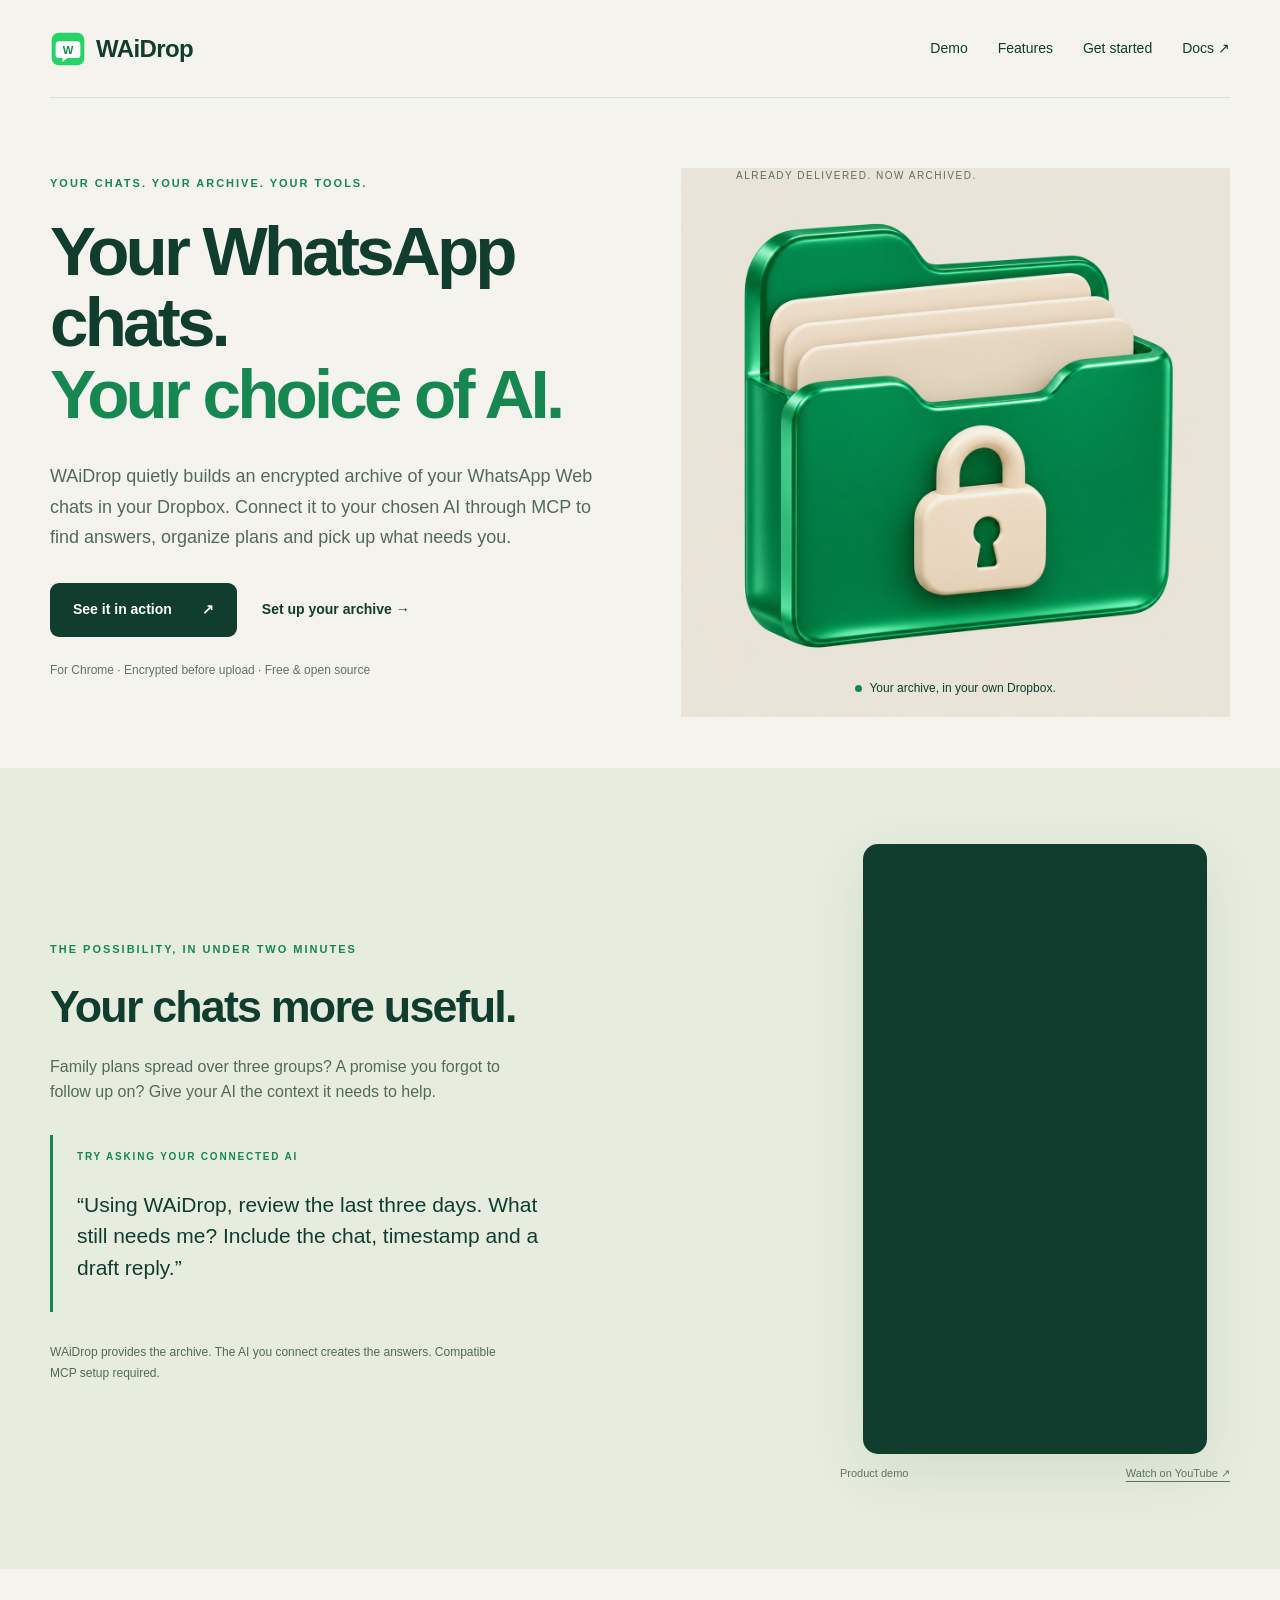
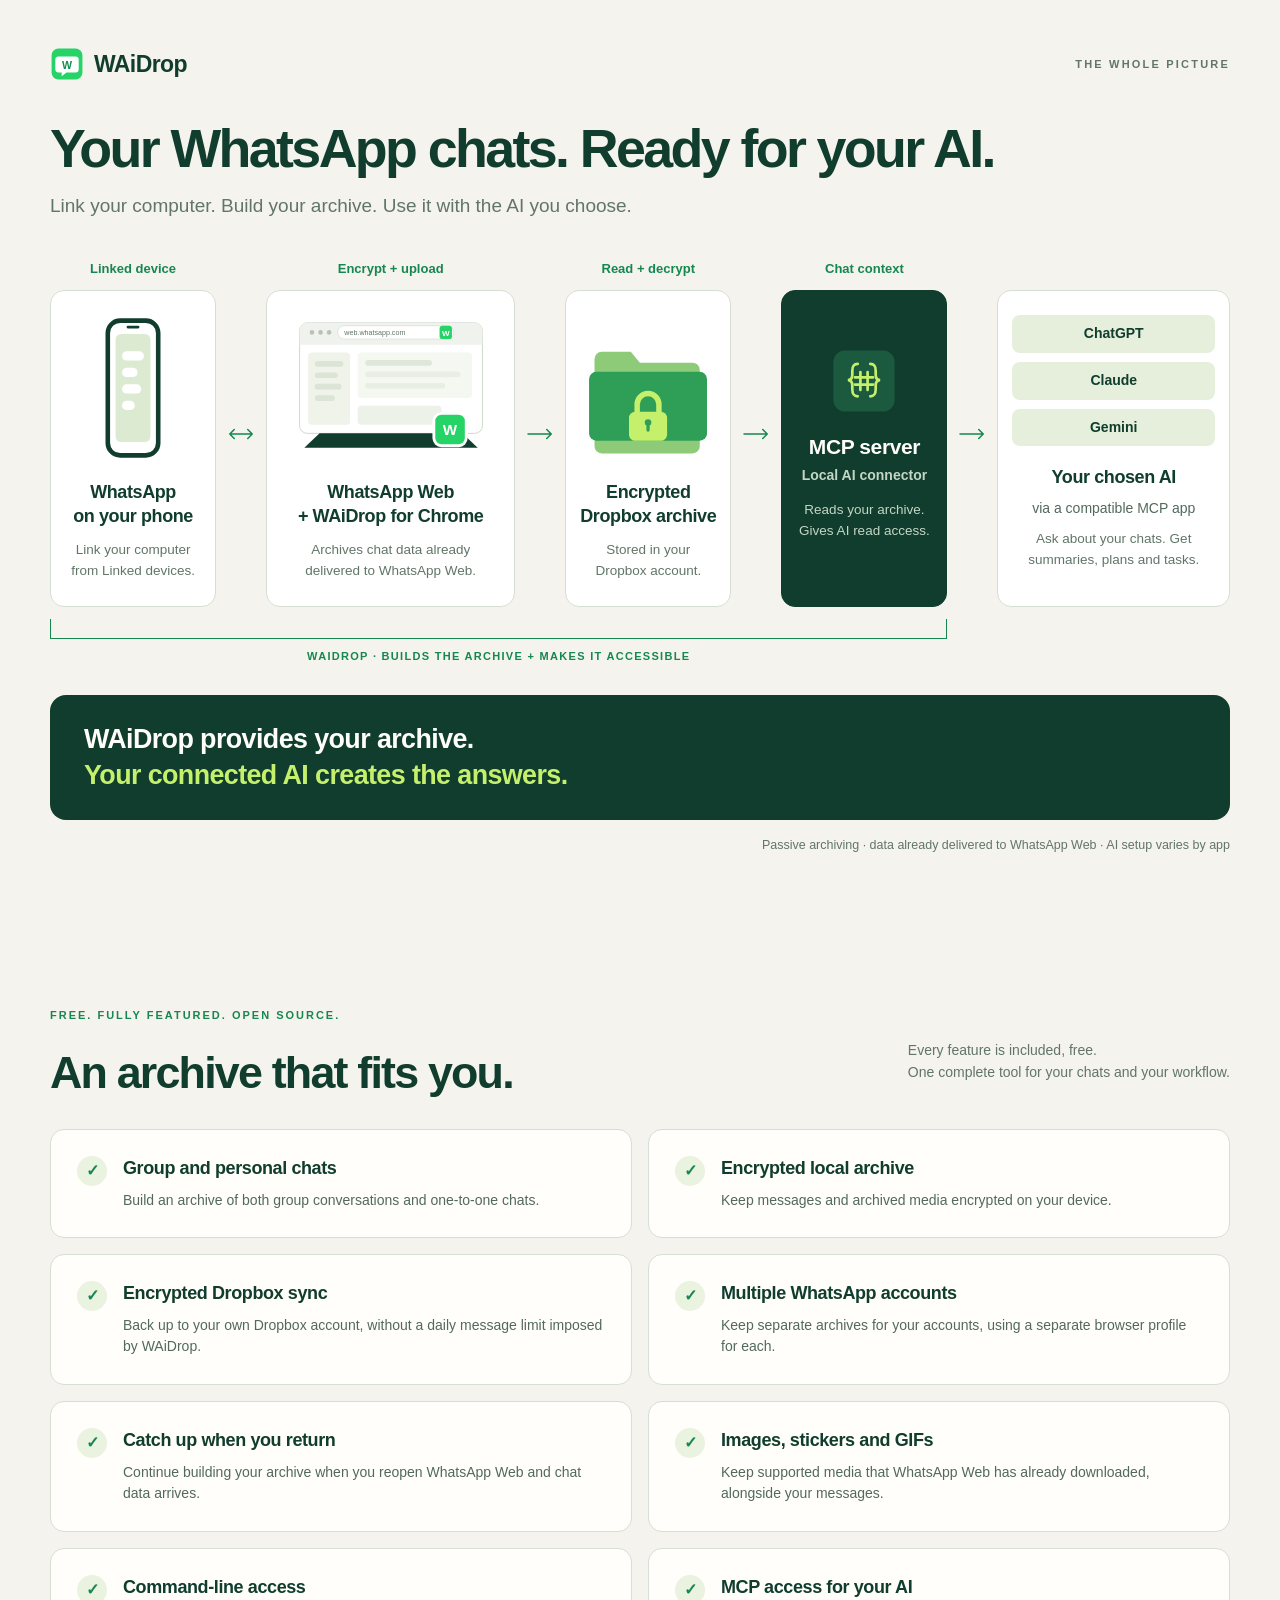
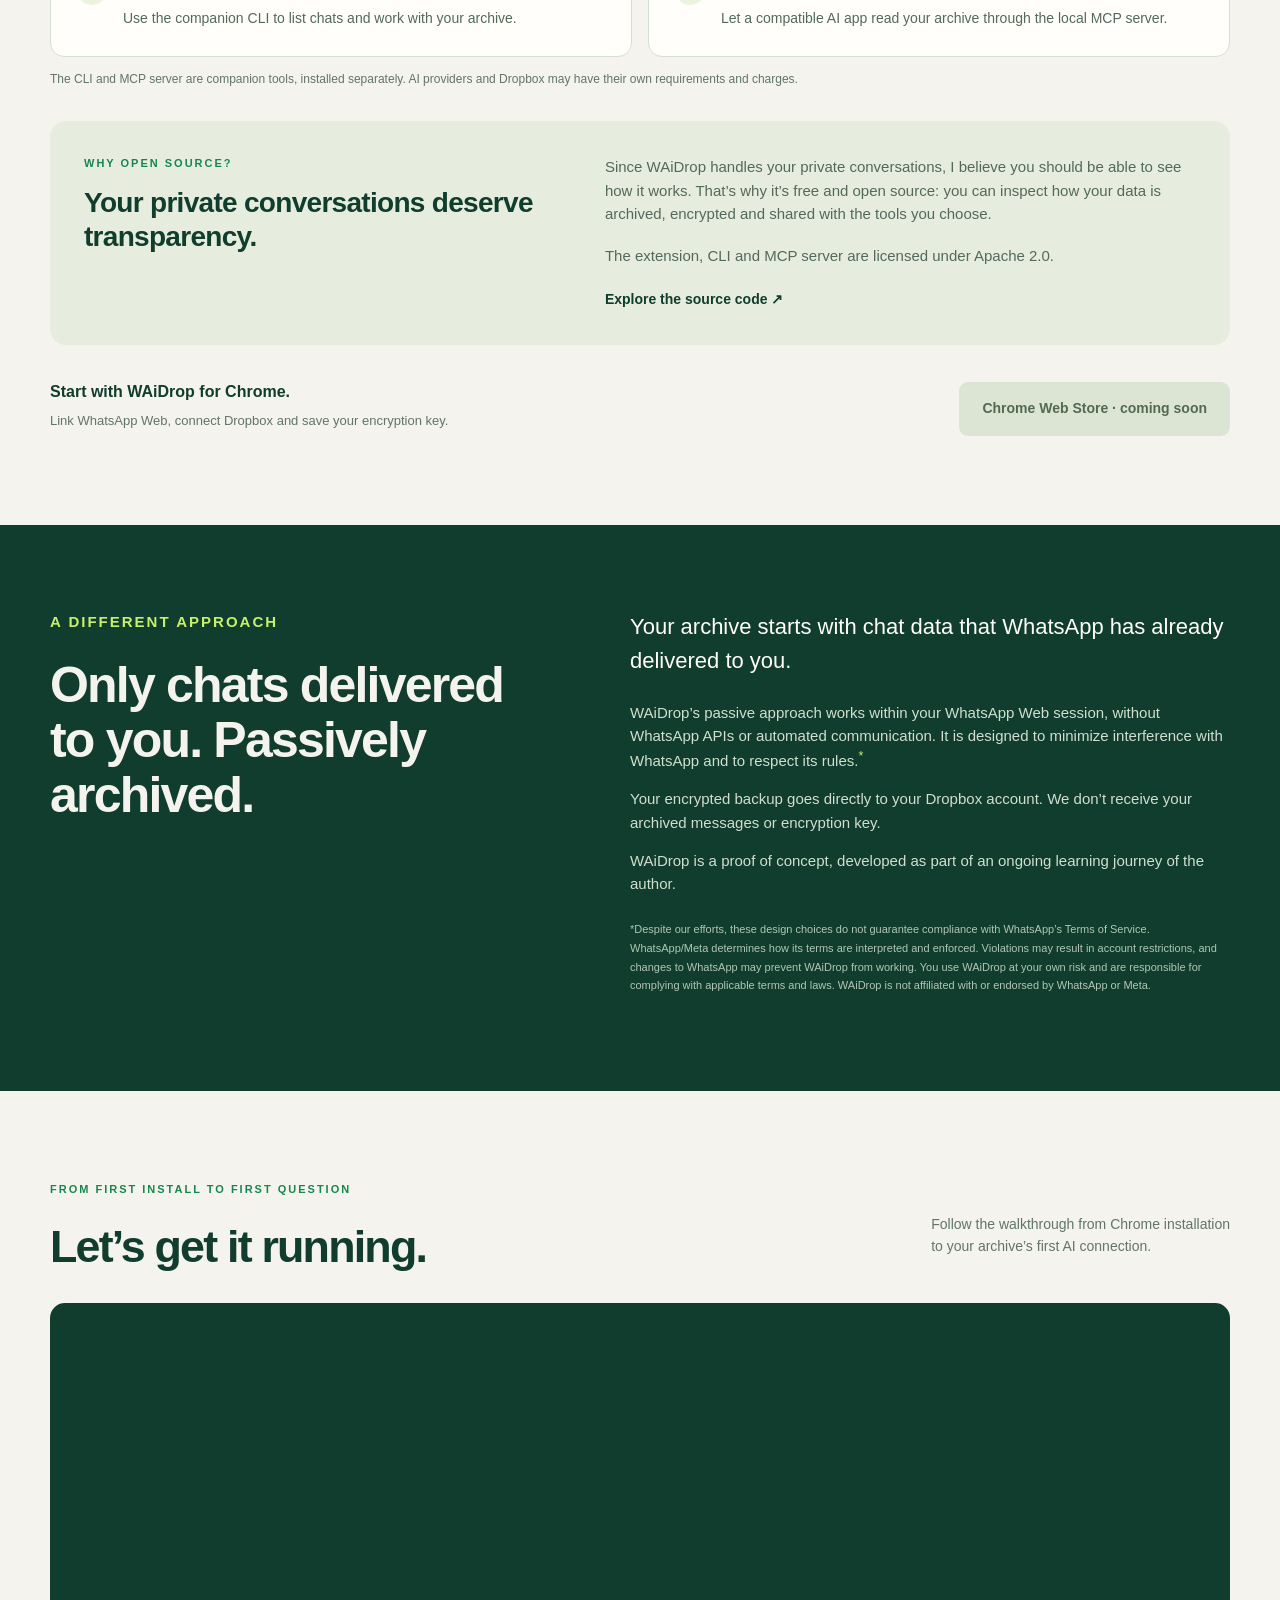
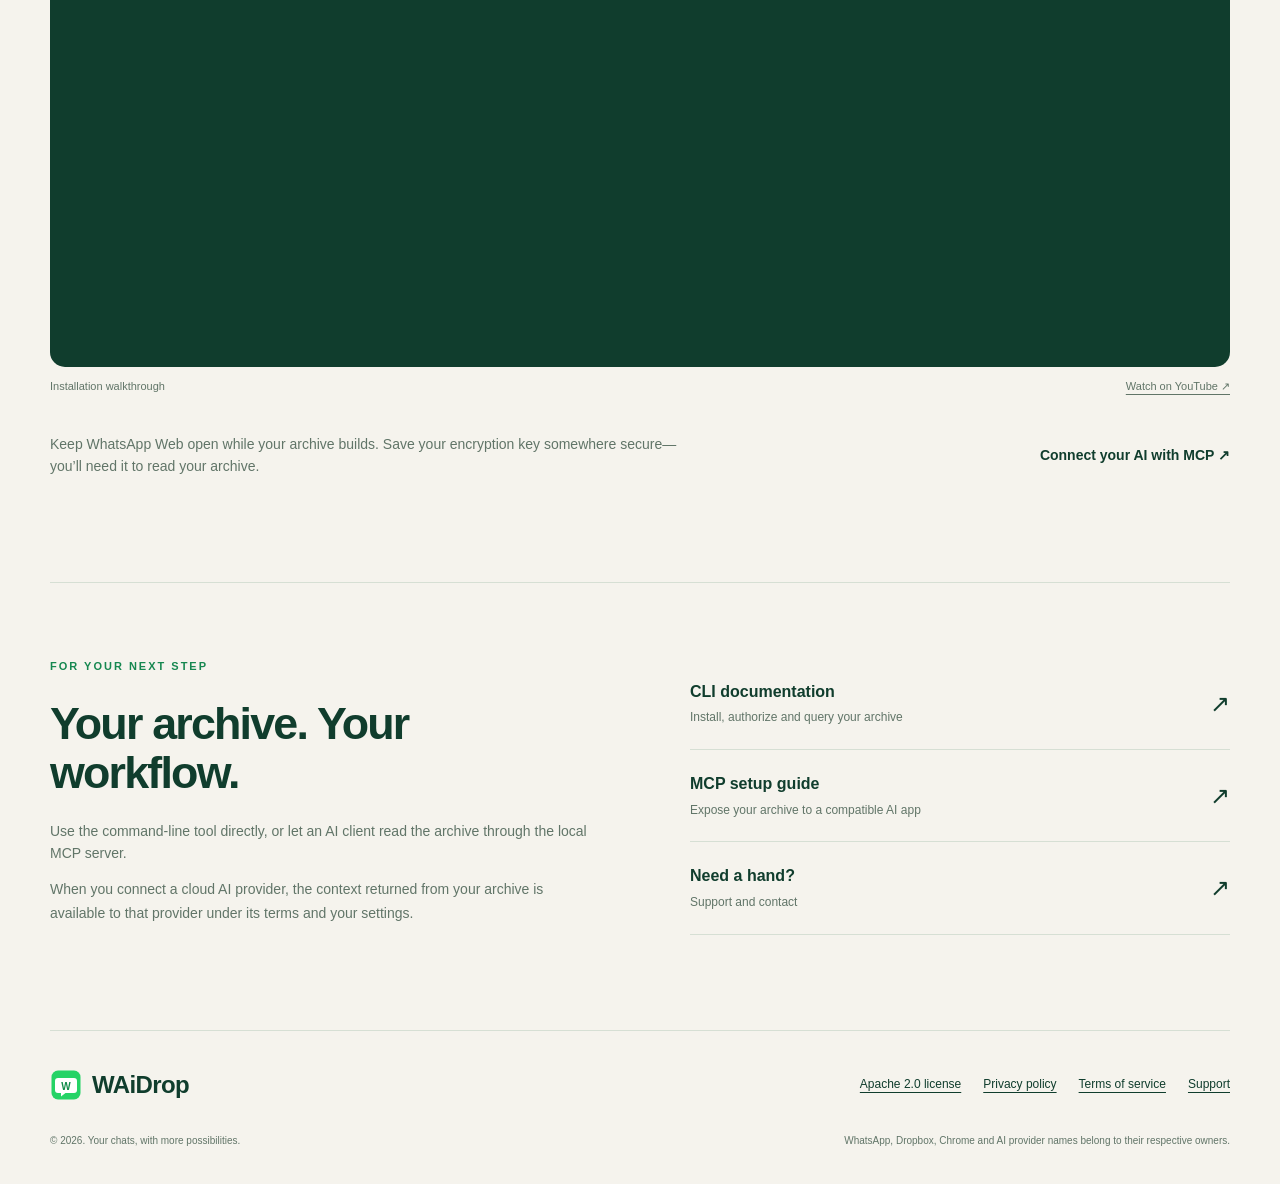
<file: index.html>
<!doctype html>
<!-- SPDX-License-Identifier: Apache-2.0 --><html lang="en"><head><meta charset="utf-8"><meta name="viewport" content="width=device-width,initial-scale=1"><meta name="description" content="WAiDrop turns your WhatsApp Web chats into an encrypted Dropbox archive that you can use with compatible AI tools through MCP."><meta name="theme-color" content="#103d2d"><title>WAiDrop — Your WhatsApp chats. Your choice of AI.</title><link rel="icon" href="assets/logo.svg"><link rel="stylesheet" href="style.css"><script src="config.js" defer></script><script src="app.js" defer></script></head><body><a class="skip" href="#main">Skip to content</a>
<header class="nav wrap"><a href="/" class="brand"><img src="assets/logo.svg" alt="" width="36" height="36">WAiDrop</a><nav aria-label="Main navigation"><a href="/#demo">Demo</a><a href="/#plans">Features</a><a href="/#setup">Get started</a><a href="https://github.com/thabiger/waidrop-cli#readme" target="_blank" rel="noopener">Docs ↗</a></nav></header>
<main id="main"><section class="hero wrap"><div class="hero-copy"><p class="eyebrow">YOUR CHATS. YOUR ARCHIVE. YOUR TOOLS.</p><h1>Your WhatsApp chats.<br><em>Your choice of AI.</em></h1><p class="lead">WAiDrop quietly builds an encrypted archive of your WhatsApp Web chats in your Dropbox. Connect it to your chosen AI through MCP to find answers, organize plans and pick up what needs you.</p><div class="actions"><a class="button primary" href="#demo">See it in action <span>↗</span></a><a class="text-link" href="#setup">Set up your archive →</a></div><p class="hero-note">For Chrome · Encrypted before upload · Free & open source</p></div><div class="hero-art"><span class="art-label">ALREADY DELIVERED. NOW ARCHIVED.</span><img src="assets/archive.png" alt="A green archive folder protected by a lock" width="1254" height="1254" fetchpriority="high"><div class="art-caption"><span class="dot"></span>Your archive, in your own Dropbox.</div></div></section>
<section id="demo" class="demo-section"><div class="wrap demo-grid"><div class="demo-copy"><p class="eyebrow">THE POSSIBILITY, IN UNDER TWO MINUTES</p><h2>Your chats more useful.</h2><p>Family plans spread over three groups? A promise you forgot to follow up on? Give your AI the context it needs to help.</p><div class="prompt"><span>TRY ASKING YOUR CONNECTED AI</span><p>“Using WAiDrop, review the last three days. What still needs me? Include the chat, timestamp and a draft reply.”</p></div><p class="micro">WAiDrop provides the archive. The AI you connect creates the answers. Compatible MCP setup required.</p></div><div class="demo-player"><div class="video-slot vertical" data-youtube="demoYouTubeId" data-title="WAiDrop product demo"><img class="placeholder-poster" src="assets/demo-poster.png" alt="Product demo preview"><span class="placeholder-label">Video coming soon</span></div><p class="video-caption">Product demo <a href="https://youtube.com/shorts/Az0S2JRi1bE" target="_blank" rel="noopener">Watch on YouTube ↗</a></p></div></div></section>
<section class="wrap picture-section" aria-labelledby="picture-title">
<div class="picture-top"><span class="picture-brand"><img src="assets/logo.svg" alt="" width="36" height="36">WAiDrop</span><p class="eyebrow">THE WHOLE PICTURE</p></div>
<h2 id="picture-title">Your WhatsApp chats. Ready for your AI.</h2>
<p class="picture-lead">Link your computer. Build your archive. Use it with the AI you choose.</p>
<div class="picture-flow">
<div class="picture-step"><p class="picture-label">Linked device</p><div class="picture-card"><div class="picture-art"><svg width="110" height="150" viewBox="0 0 120 160" fill="none" aria-hidden="true" focusable="false"><rect x="32.5" y="6.5" width="55" height="147" rx="13.5" fill="#fff" stroke="#103d2d" stroke-width="5"/><rect x="41" y="21" width="38" height="118" rx="6" fill="#dcead2"/><rect x="53" y="12" width="14" height="3" rx="1.5" fill="#103d2d"/><rect x="48" y="40" width="24" height="10" rx="5" fill="#fff"/><rect x="48" y="58" width="17" height="10" rx="5" fill="#fff"/><rect x="48" y="76" width="21" height="10" rx="5" fill="#fff"/><rect x="48" y="94" width="14" height="10" rx="5" fill="#fff"/></svg></div><h3>WhatsApp<br>on your phone</h3><p>Link your computer from Linked devices.</p></div></div>
<div class="picture-arrow" aria-hidden="true"><svg viewBox="0 0 40 24"><path d="M5 12h30M11 6l-6 6 6 6M29 6l6 6-6 6"/></svg></div>
<div class="picture-step"><p class="picture-label">Encrypt + upload</p><div class="picture-card"><div class="picture-art"><svg width="200" height="145" viewBox="0 0 210 152" fill="none" aria-hidden="true" focusable="false"><rect x="9" y="5" width="192" height="116" rx="8" fill="#fff" stroke="#cdd7cb"/><path d="M9 13a8 8 0 0 1 8-8h176a8 8 0 0 1 8 8v15H9V13z" fill="#f0f2ee"/><circle cx="22" cy="15" r="2.4" fill="#b8c3b6"/><circle cx="31" cy="15" r="2.4" fill="#b8c3b6"/><circle cx="40" cy="15" r="2.4" fill="#b8c3b6"/><rect x="49" y="8" width="122" height="14" rx="7" fill="#fff" stroke="#dfe4dc"/><text x="56" y="18" font-family="Inter,Arial,sans-serif" font-size="7.5" fill="#617568">web.whatsapp.com</text><rect x="156" y="8" width="13" height="14" rx="3" fill="#25d366"/><text x="162.5" y="18.5" text-anchor="middle" font-family="Arial,sans-serif" font-size="8.5" font-weight="700" fill="#fff">W</text><rect x="18" y="36" width="44" height="76" rx="4" fill="#eff3ea"/><rect x="25" y="45" width="30" height="6" rx="3" fill="#dbe4d5"/><rect x="25" y="57" width="24" height="6" rx="3" fill="#dbe4d5"/><rect x="25" y="69" width="28" height="6" rx="3" fill="#dbe4d5"/><rect x="25" y="81" width="21" height="6" rx="3" fill="#dbe4d5"/><rect x="70" y="36" width="120" height="48" rx="4" fill="#f5f8f1"/><rect x="78" y="44" width="70" height="6" rx="3" fill="#dfe7da"/><rect x="78" y="56" width="100" height="6" rx="3" fill="#e8eee3"/><rect x="78" y="68" width="84" height="6" rx="3" fill="#e8eee3"/><rect x="70" y="92" width="88" height="20" rx="4" fill="#edf2e8"/><path d="M30 121h150l16 15H14l16-15z" fill="#103d2d"/><rect x="150" y="100" width="34" height="34" rx="8" fill="#25d366" stroke="#fff" stroke-width="3"/><text x="167" y="123" text-anchor="middle" font-family="Arial,sans-serif" font-size="16" font-weight="700" fill="#fff">W</text></svg></div><h3>WhatsApp Web<br>+ WAiDrop for Chrome</h3><p>Archives chat data already delivered to WhatsApp Web.</p></div></div>
<div class="picture-arrow" aria-hidden="true"><svg viewBox="0 0 40 24"><path d="M4 12h31M29 6l6 6-6 6"/></svg></div>
<div class="picture-step"><p class="picture-label">Read + decrypt</p><div class="picture-card"><div class="picture-art"><svg width="140" height="128" viewBox="0 0 150 136" fill="none" aria-hidden="true" focusable="false"><path d="M16 24a8 8 0 0 1 8-8h32l10 12h58a8 8 0 0 1 8 8v84a8 8 0 0 1-8 8H24a8 8 0 0 1-8-8V24z" fill="#8ecb78"/><path d="M10 46a8 8 0 0 1 8-8h114a8 8 0 0 1 8 8v60a8 8 0 0 1-8 8H18a8 8 0 0 1-8-8V46z" fill="#2f9e57"/><path d="M63 84V74a12 12 0 0 1 24 0v10" stroke="#c5f06b" stroke-width="6" stroke-linecap="round"/><rect x="54" y="82" width="42" height="32" rx="7" fill="#c5f06b"/><circle cx="75" cy="94" r="3.6" fill="#2f9e57"/><rect x="73.2" y="96" width="3.6" height="8" rx="1.8" fill="#2f9e57"/></svg></div><h3>Encrypted<br>Dropbox archive</h3><p>Stored in your Dropbox account.</p></div></div>
<div class="picture-arrow" aria-hidden="true"><svg viewBox="0 0 40 24"><path d="M4 12h31M29 6l6 6-6 6"/></svg></div>
<div class="picture-step picture-step-dark"><p class="picture-label">Chat context</p><div class="picture-card"><div class="picture-art"><svg width="72" height="72" viewBox="0 0 80 80" fill="none" aria-hidden="true" focusable="false"><rect x="6" y="6" width="68" height="68" rx="13" fill="#1b5a3e"/><path d="M33 21c-6 0-6 5-6 8v4c0 4-2 6-5 6 3 0 5 2 5 6v4c0 3 0 8 6 8" stroke="#c5f06b" stroke-width="3" stroke-linecap="round"/><path d="M47 21c6 0 6 5 6 8v4c0 4 2 6 5 6-3 0-5 2-5 6v4c0 3 0 8-6 8" stroke="#c5f06b" stroke-width="3" stroke-linecap="round"/><path d="M36 30v20M44 30v20M30 36h20M30 44h20" stroke="#c5f06b" stroke-width="3" stroke-linecap="round"/></svg></div><h3>MCP server</h3><p class="picture-sub">Local AI connector</p><p>Reads your archive. Gives AI read access.</p></div></div>
<div class="picture-arrow" aria-hidden="true"><svg viewBox="0 0 40 24"><path d="M4 12h31M29 6l6 6-6 6"/></svg></div>
<div class="picture-step"><p class="picture-label" aria-hidden="true"></p><div class="picture-card"><div class="ai-pills"><span>ChatGPT</span><span>Claude</span><span>Gemini</span></div><h3>Your chosen AI</h3><p class="picture-ai-sub">via a compatible MCP app</p><p>Ask about your chats. Get summaries, plans and tasks.</p></div></div>
</div>
<div class="picture-scope" aria-hidden="true"><div class="picture-bracket"></div><p>WAiDrop · builds the archive + makes it accessible</p></div>
<div class="picture-banner"><p>WAiDrop provides your archive.</p><p>Your connected AI creates the answers.</p></div>
<p class="picture-footnote">Passive archiving · data already delivered to WhatsApp Web · AI setup varies by app</p>
</section>
<section id="plans" class="plans wrap" aria-labelledby="features-title">
<div class="section-top"><div><p class="eyebrow">FREE. FULLY FEATURED. OPEN SOURCE.</p><h2 id="features-title">An archive that fits you.</h2></div><p>Every feature is included, free.<br>One complete tool for your chats and your workflow.</p></div>
<div class="feature-grid"><article class="feature-card"><span class="feature-check" aria-hidden="true">✓</span><div><h3>Group and personal chats</h3><p>Build an archive of both group conversations and one-to-one chats.</p></div></article>
<article class="feature-card"><span class="feature-check" aria-hidden="true">✓</span><div><h3>Encrypted local archive</h3><p>Keep messages and archived media encrypted on your device.</p></div></article>
<article class="feature-card"><span class="feature-check" aria-hidden="true">✓</span><div><h3>Encrypted Dropbox sync</h3><p>Back up to your own Dropbox account, without a daily message limit imposed by WAiDrop.</p></div></article>
<article class="feature-card"><span class="feature-check" aria-hidden="true">✓</span><div><h3>Multiple WhatsApp accounts</h3><p>Keep separate archives for your accounts, using a separate browser profile for each.</p></div></article>
<article class="feature-card"><span class="feature-check" aria-hidden="true">✓</span><div><h3>Catch up when you return</h3><p>Continue building your archive when you reopen WhatsApp Web and chat data arrives.</p></div></article>
<article class="feature-card"><span class="feature-check" aria-hidden="true">✓</span><div><h3>Images, stickers and GIFs</h3><p>Keep supported media that WhatsApp Web has already downloaded, alongside your messages.</p></div></article>
<article class="feature-card"><span class="feature-check" aria-hidden="true">✓</span><div><h3>Command-line access</h3><p>Use the companion CLI to list chats and work with your archive.</p></div></article>
<article class="feature-card"><span class="feature-check" aria-hidden="true">✓</span><div><h3>MCP access for your AI</h3><p>Let a compatible AI app read your archive through the local MCP server.</p></div></article></div>
<p class="micro">The CLI and MCP server are companion tools, installed separately. AI providers and Dropbox may have their own requirements and charges.</p>
<aside class="transparency" aria-labelledby="transparency-title"><div><p class="eyebrow">WHY OPEN SOURCE?</p><h3 id="transparency-title">Your private conversations deserve transparency.</h3></div><div><p>Since WAiDrop handles your private conversations, I believe you should be able to see how it works. That’s why it’s free and open source: you can inspect how your data is archived, encrypted and shared with the tools you choose.</p><p class="micro">The extension, CLI and MCP server are licensed under Apache 2.0.</p><a class="text-link" href="https://github.com/thabiger/waidrop-extension" target="_blank" rel="noopener">Explore the source code ↗</a></div></aside>
<div class="store-row"><div><strong>Start with WAiDrop for Chrome.</strong><p>Link WhatsApp Web, connect Dropbox and save your encryption key.</p></div><a class="button primary store-link" aria-disabled="true">Chrome Web Store · coming soon</a></div>
</section>
<section class="passive"><div class="wrap passive-grid"><div><p class="eyebrow">A DIFFERENT APPROACH</p><h2>Only chats delivered to you. Passively archived.</h2></div><div><p class="passive-lead">Your archive starts with chat data that WhatsApp has already delivered to you.</p><p>WAiDrop’s passive approach works within your WhatsApp Web session, without WhatsApp APIs or automated communication. It is designed to minimize interference with WhatsApp and to respect its rules.<sup><a href="#responsibility" aria-label="Read compliance reservation">*</a></sup></p><p>Your encrypted backup goes directly to your Dropbox account. We don’t receive your archived messages or encryption key.</p><p>WAiDrop is a proof of concept, developed as part of an ongoing learning journey of the author.</p><p id="responsibility" class="reservation">*Despite our efforts, these design choices do not guarantee compliance with WhatsApp’s Terms of Service. WhatsApp/Meta determines how its terms are interpreted and enforced. Violations may result in account restrictions, and changes to WhatsApp may prevent WAiDrop from working. You use WAiDrop at your own risk and are responsible for complying with applicable terms and laws. WAiDrop is not affiliated with or endorsed by WhatsApp or Meta.</p></div></div></section>
<section id="setup" class="wrap setup"><div class="section-top"><div><p class="eyebrow">FROM FIRST INSTALL TO FIRST QUESTION</p><h2>Let’s get it running.</h2></div><p>Follow the walkthrough from Chrome installation<br>to your archive’s first AI connection.</p></div><div class="video-slot landscape" data-youtube="tutorialYouTubeId" data-title="WAiDrop installation and ChatGPT desktop walkthrough"><img class="placeholder-poster" src="assets/tutorial-poster.png" alt="Installation walkthrough preview"><span class="placeholder-label">Video coming soon</span></div><p class="video-caption">Installation walkthrough <a href="https://youtu.be/4S1On8wO6k0" target="_blank" rel="noopener">Watch on YouTube ↗</a></p><div class="setup-bottom"><p>Keep WhatsApp Web open while your archive builds. Save your encryption key somewhere secure—you’ll need it to read your archive.</p><a class="text-link" href="https://github.com/thabiger/waidrop-cli/blob/main/docs/mcp.md" target="_blank" rel="noopener">Connect your AI with MCP ↗</a></div></section>
<section id="docs" class="wrap docs"><div><p class="eyebrow">FOR YOUR NEXT STEP</p><h2>Your archive. Your workflow.</h2><p>Use the command-line tool directly, or let an AI client read the archive through the local MCP server.</p><p class="micro">When you connect a cloud AI provider, the context returned from your archive is available to that provider under its terms and your settings.</p></div><div class="doc-links"><a href="https://github.com/thabiger/waidrop-cli#readme" target="_blank" rel="noopener"><span><strong>CLI documentation</strong><small>Install, authorize and query your archive</small></span><b>↗</b></a><a href="https://github.com/thabiger/waidrop-cli/blob/main/docs/mcp.md" target="_blank" rel="noopener"><span><strong>MCP setup guide</strong><small>Expose your archive to a compatible AI app</small></span><b>↗</b></a><a href="/support"><span><strong>Need a hand?</strong><small>Support and contact</small></span><b>↗</b></a></div></section></main>
<footer class="wrap"><div class="footer-top"><a href="/" class="brand"><img src="assets/logo.svg" alt="" width="32" height="32">WAiDrop</a><div><a href="/LICENSE">Apache 2.0 license</a><a href="/privacy">Privacy policy</a><a href="/terms">Terms of service</a><a href="/support">Support</a></div></div><div class="footer-bottom"><p>© 2026. Your chats, with more possibilities.</p><p>WhatsApp, Dropbox, Chrome and AI provider names belong to their respective owners.</p></div></footer></body></html>
</file>
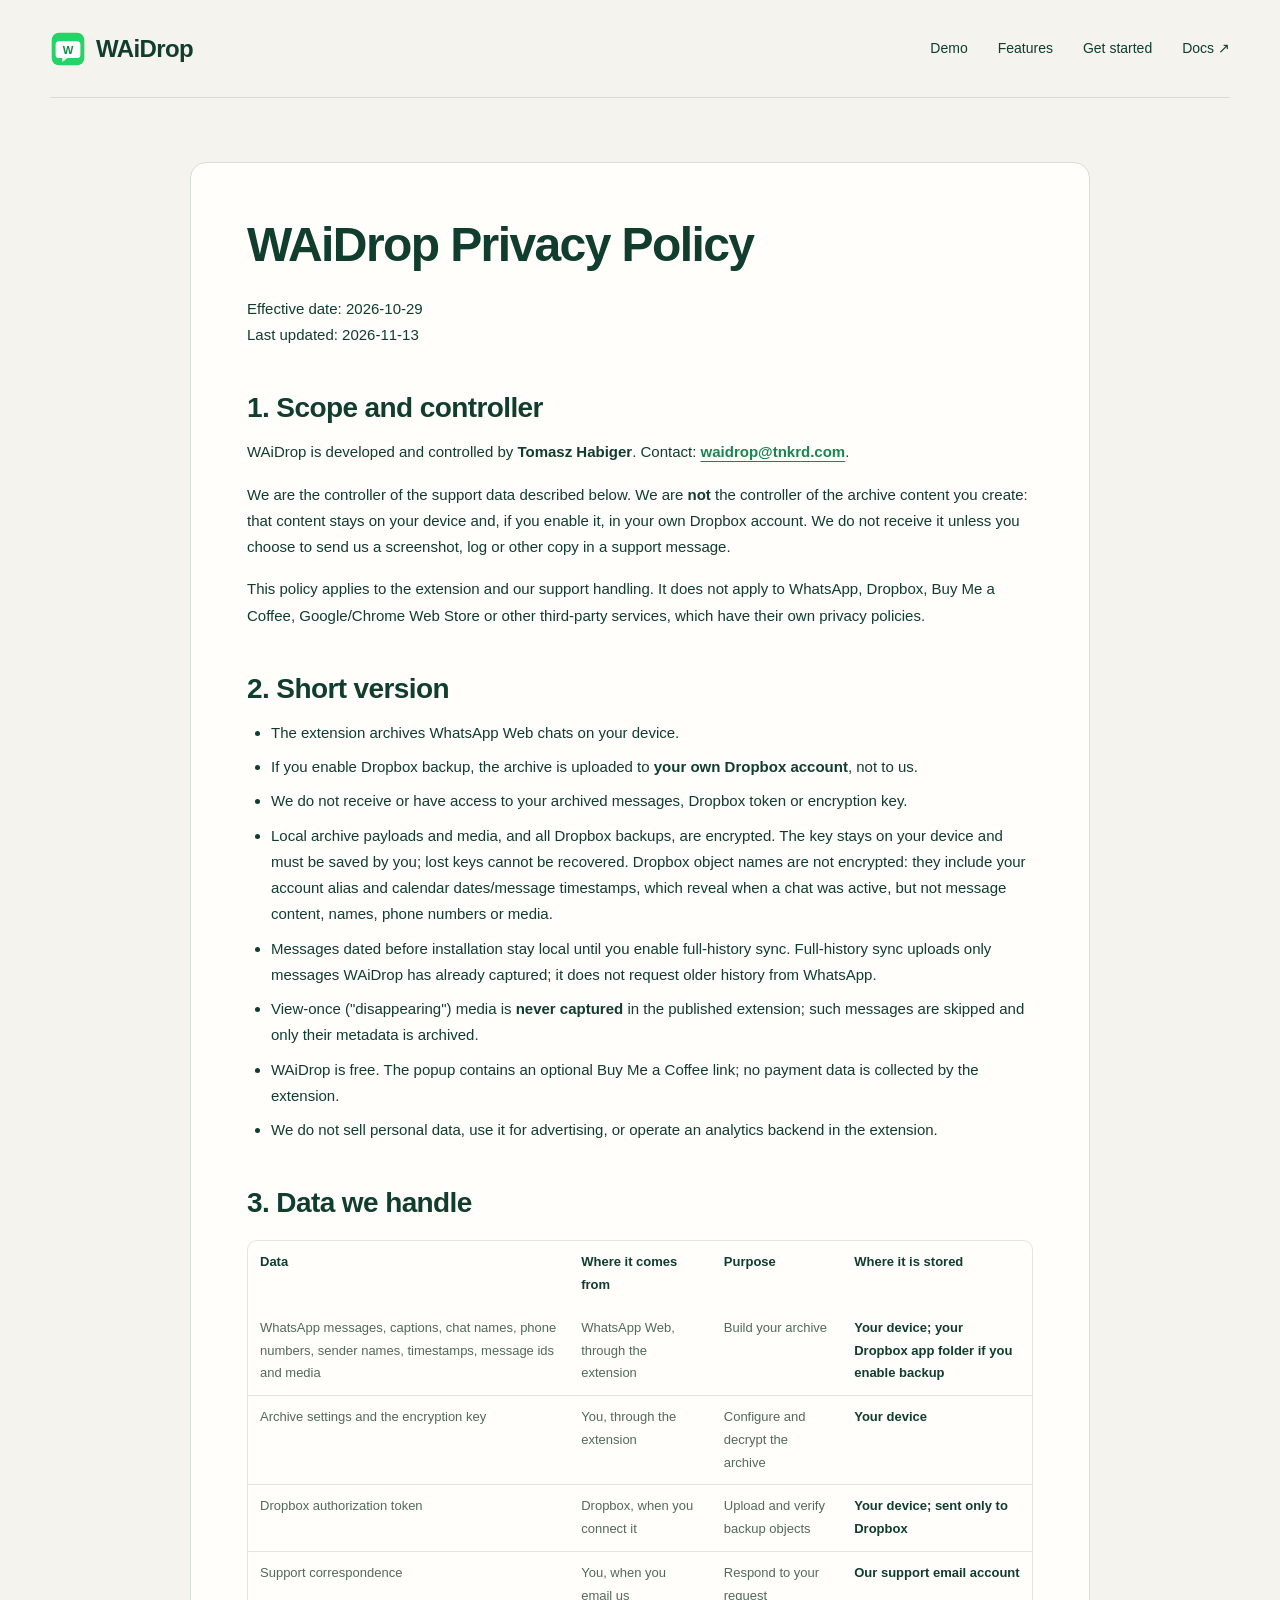
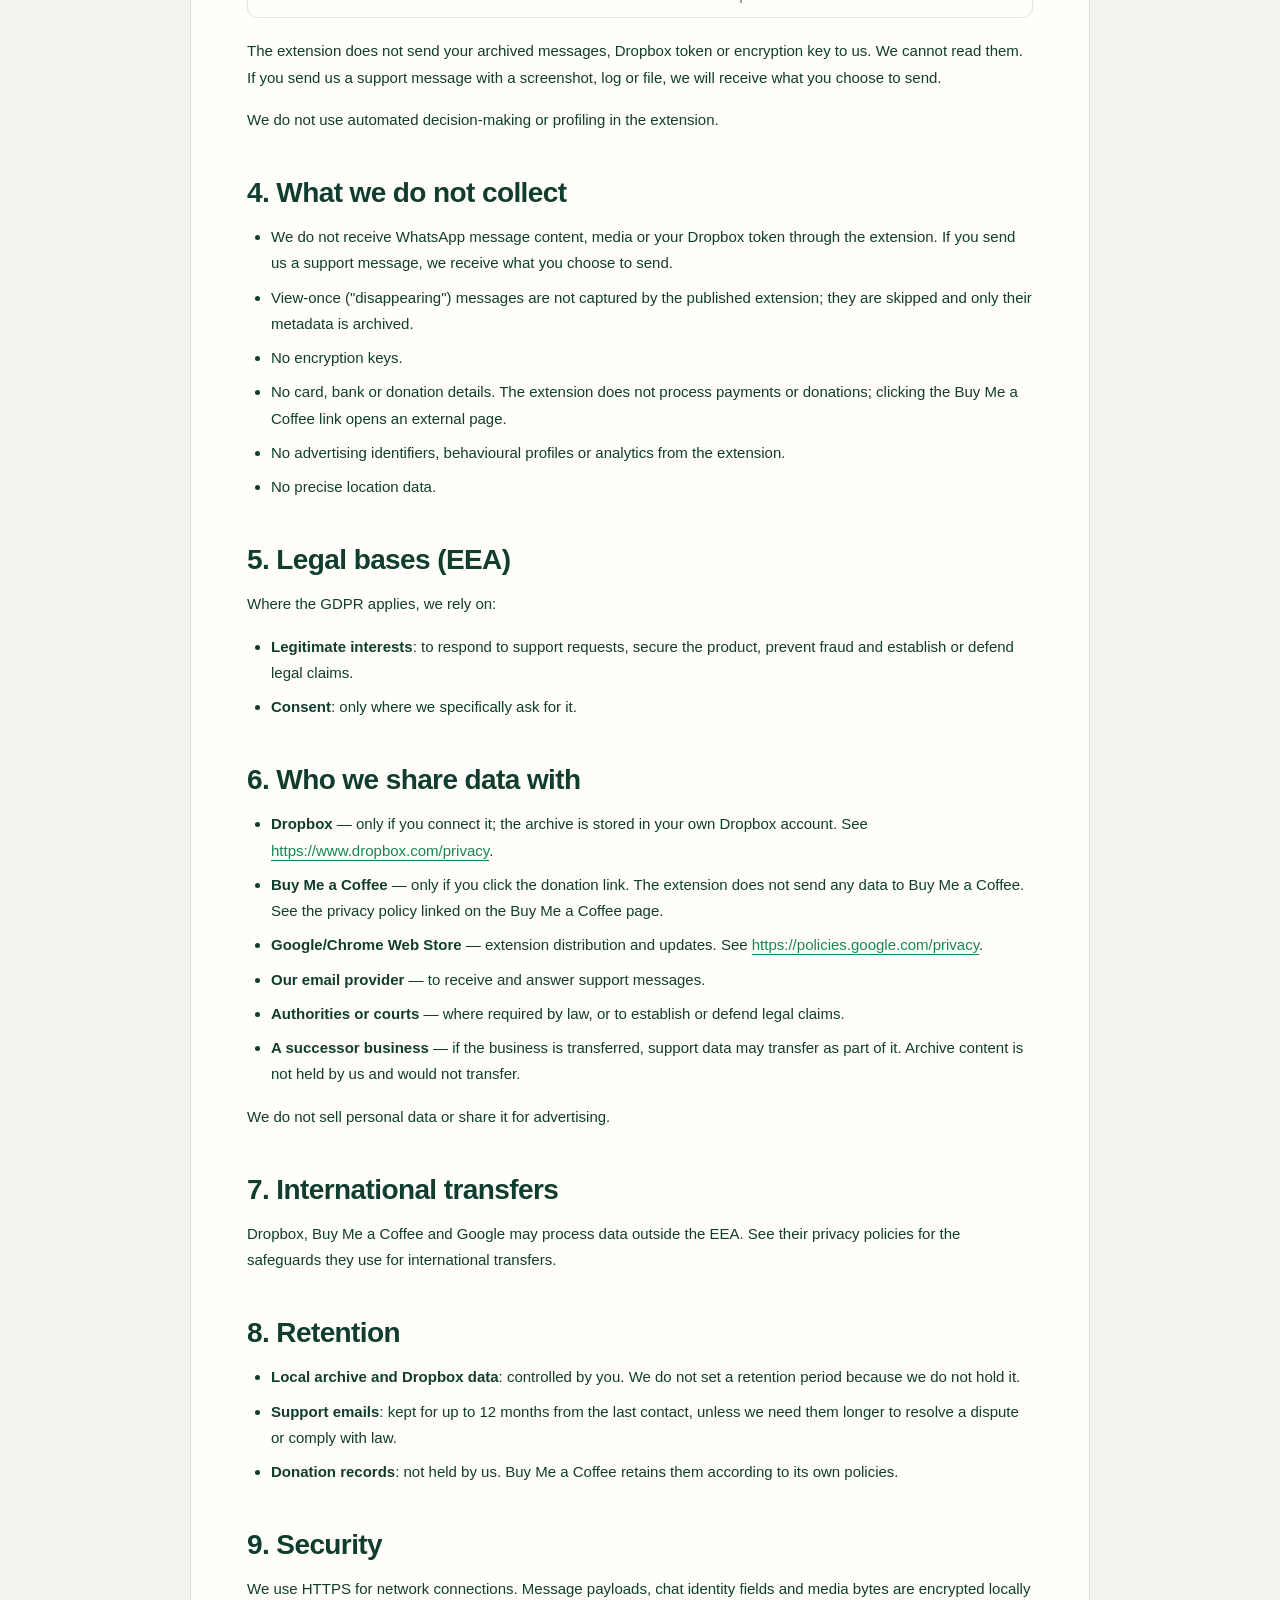
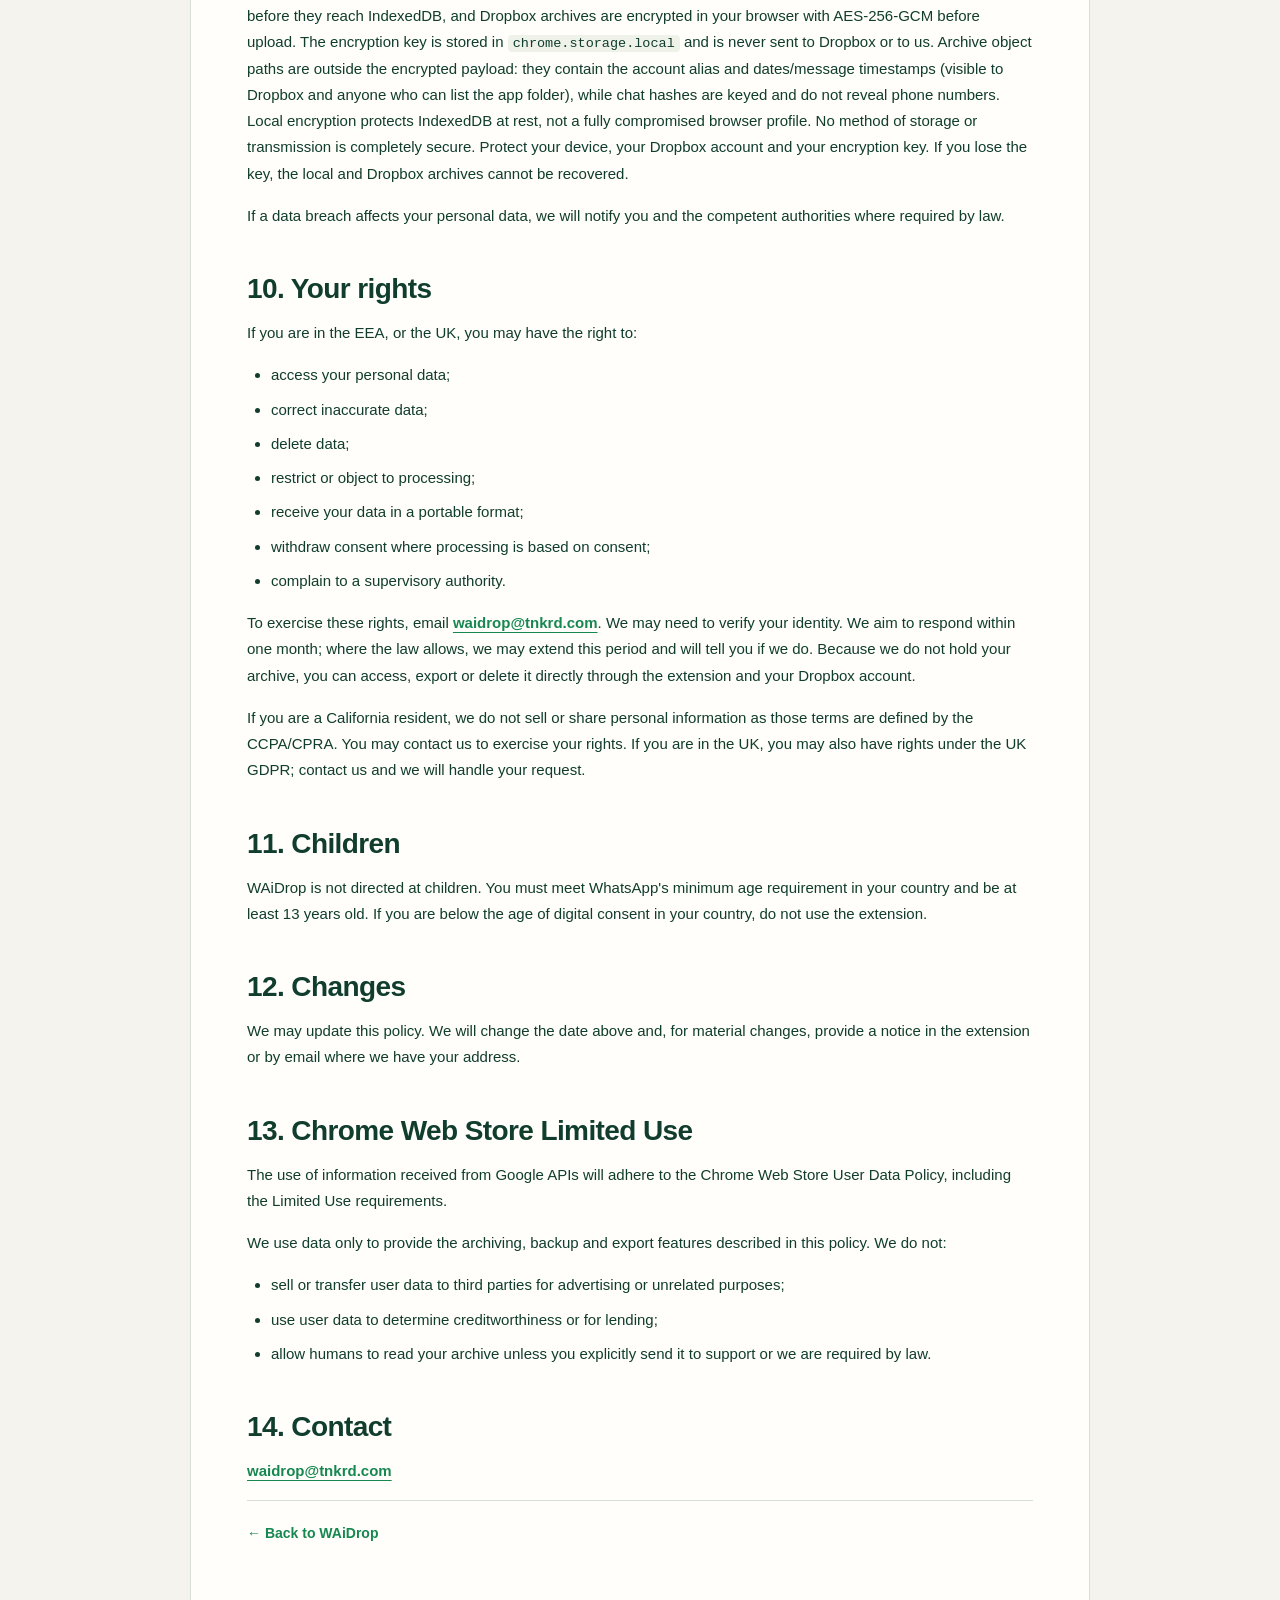
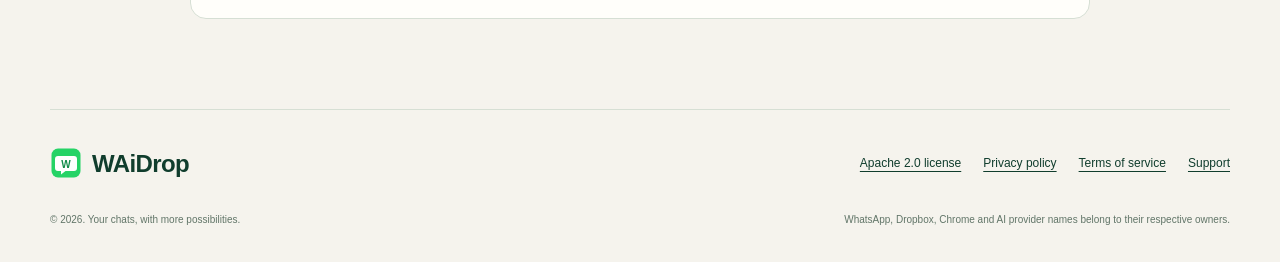
<file: privacy.html>
<!doctype html>
<!-- SPDX-License-Identifier: Apache-2.0 -->
<html lang="en">
<head>
<meta charset="utf-8">
<meta name="viewport" content="width=device-width,initial-scale=1">
<meta name="description" content="How WAiDrop handles data, what stays on your device, and your privacy rights.">
<meta name="theme-color" content="#103d2d">
<title>Privacy Policy — WAiDrop</title>
<link rel="canonical" href="https://waidrop.tnkrd.com/privacy">
<link rel="icon" href="/assets/logo.svg">
<link rel="stylesheet" href="/style.css">
</head>
<body>
<a class="skip" href="#main">Skip to content</a>
<header class="nav wrap"><a href="/" class="brand"><img src="/assets/logo.svg" alt="" width="36" height="36">WAiDrop</a><nav aria-label="Main navigation"><a href="/#demo">Demo</a><a href="/#plans">Features</a><a href="/#setup">Get started</a><a href="https://github.com/thabiger/waidrop-cli#readme" target="_blank" rel="noopener">Docs ↗</a></nav></header>
<main id="main" class="wrap legal-page">
<article class="legal-content">
<h1>WAiDrop Privacy Policy</h1>
<p>Effective date: 2026-10-29<br>Last updated: 2026-11-13</p>
<h2>1. Scope and controller</h2>
<p>WAiDrop is developed and controlled by <strong>Tomasz Habiger</strong>. Contact:
<strong><a href="mailto:waidrop@tnkrd.com">waidrop@tnkrd.com</a></strong>.</p>
<p>We are the controller of the support data described below. We are <strong>not</strong> the
controller of the archive content you create: that content stays on your device
and, if you enable it, in your own Dropbox account. We do not receive it unless
you choose to send us a screenshot, log or other copy in a support message.</p>
<p>This policy applies to the extension and our support handling. It does not apply
to WhatsApp, Dropbox, Buy Me a Coffee, Google/Chrome Web Store or other
third-party services, which have their own privacy policies.</p>
<h2>2. Short version</h2>
<ul>
<li>The extension archives WhatsApp Web chats on your device.</li>
<li>If you enable Dropbox backup, the archive is uploaded to <strong>your own Dropbox
account</strong>, not to us.</li>
<li>We do not receive or have access to your archived messages, Dropbox token or
encryption key.</li>
<li>Local archive payloads and media, and all Dropbox backups, are encrypted. The
key stays on your device and must be saved by you; lost keys cannot be
recovered. Dropbox object names are not encrypted: they include your account
alias and calendar dates/message timestamps, which reveal when a chat was
active, but not message content, names, phone numbers or media.</li>
<li>Messages dated before installation stay local until you enable full-history
sync. Full-history sync uploads only messages WAiDrop has already captured; it
does not request older history from WhatsApp.</li>
<li>View-once (&quot;disappearing&quot;) media is <strong>never captured</strong> in the published
extension; such messages are skipped and only their metadata is archived.</li>
<li>WAiDrop is free. The popup contains an optional Buy Me a Coffee link; no
payment data is collected by the extension.</li>
<li>We do not sell personal data, use it for advertising, or operate an analytics
backend in the extension.</li>
</ul>
<h2>3. Data we handle</h2>
<div class="table-wrap"><table>
<thead>
<tr>
<th>Data</th>
<th>Where it comes from</th>
<th>Purpose</th>
<th>Where it is stored</th>
</tr>
</thead>
<tbody><tr>
<td>WhatsApp messages, captions, chat names, phone numbers, sender names, timestamps, message ids and media</td>
<td>WhatsApp Web, through the extension</td>
<td>Build your archive</td>
<td>Your device; your Dropbox app folder if you enable backup</td>
</tr>
<tr>
<td>Archive settings and the encryption key</td>
<td>You, through the extension</td>
<td>Configure and decrypt the archive</td>
<td>Your device</td>
</tr>
<tr>
<td>Dropbox authorization token</td>
<td>Dropbox, when you connect it</td>
<td>Upload and verify backup objects</td>
<td>Your device; sent only to Dropbox</td>
</tr>
<tr>
<td>Support correspondence</td>
<td>You, when you email us</td>
<td>Respond to your request</td>
<td>Our support email account</td>
</tr>
</tbody></table></div>
<p>The extension does not send your archived messages, Dropbox token or encryption
key to us. We cannot read them. If you send us a support message with a
screenshot, log or file, we will receive what you choose to send.</p>
<p>We do not use automated decision-making or profiling in the extension.</p>
<h2>4. What we do not collect</h2>
<ul>
<li>We do not receive WhatsApp message content, media or your Dropbox token
through the extension. If you send us a support message, we receive what you
choose to send.</li>
<li>View-once (&quot;disappearing&quot;) messages are not captured by the published
extension; they are skipped and only their metadata is archived.</li>
<li>No encryption keys.</li>
<li>No card, bank or donation details. The extension does not process payments or
donations; clicking the Buy Me a Coffee link opens an external page.</li>
<li>No advertising identifiers, behavioural profiles or analytics from the
extension.</li>
<li>No precise location data.</li>
</ul>
<h2>5. Legal bases (EEA)</h2>
<p>Where the GDPR applies, we rely on:</p>
<ul>
<li><strong>Legitimate interests</strong>: to respond to support requests, secure the product,
prevent fraud and establish or defend legal claims.</li>
<li><strong>Consent</strong>: only where we specifically ask for it.</li>
</ul>
<h2>6. Who we share data with</h2>
<ul>
<li><strong>Dropbox</strong> — only if you connect it; the archive is stored in your own
Dropbox account. See <a href="https://www.dropbox.com/privacy">https://www.dropbox.com/privacy</a>.</li>
<li><strong>Buy Me a Coffee</strong> — only if you click the donation link. The extension does
not send any data to Buy Me a Coffee. See the privacy policy linked on the
Buy Me a Coffee page.</li>
<li><strong>Google/Chrome Web Store</strong> — extension distribution and updates. See
<a href="https://policies.google.com/privacy">https://policies.google.com/privacy</a>.</li>
<li><strong>Our email provider</strong> — to receive and answer support messages.</li>
<li><strong>Authorities or courts</strong> — where required by law, or to establish or defend
legal claims.</li>
<li><strong>A successor business</strong> — if the business is transferred, support data may
transfer as part of it. Archive content is not held by us and would not
transfer.</li>
</ul>
<p>We do not sell personal data or share it for advertising.</p>
<h2>7. International transfers</h2>
<p>Dropbox, Buy Me a Coffee and Google may process data outside the EEA. See their
privacy policies for the safeguards they use for international transfers.</p>
<h2>8. Retention</h2>
<ul>
<li><strong>Local archive and Dropbox data</strong>: controlled by you. We do not set a
retention period because we do not hold it.</li>
<li><strong>Support emails</strong>: kept for up to 12 months from the last contact, unless we
need them longer to resolve a dispute or comply with law.</li>
<li><strong>Donation records</strong>: not held by us. Buy Me a Coffee retains them according to
its own policies.</li>
</ul>
<h2>9. Security</h2>
<p>We use HTTPS for network connections. Message payloads, chat identity fields and
media bytes are encrypted locally before they reach IndexedDB, and Dropbox
archives are encrypted in your browser with AES-256-GCM before upload. The
encryption key is stored in <code>chrome.storage.local</code> and is never sent to Dropbox
or to us. Archive object paths are outside the encrypted payload: they contain
the account alias and dates/message timestamps (visible to Dropbox and anyone
who can list the app folder), while chat hashes are keyed and do not reveal
phone numbers. Local encryption protects IndexedDB at rest, not a fully
compromised browser profile. No method of storage or transmission is completely
secure.
Protect your device, your Dropbox account and your encryption key. If you lose
the key, the local and Dropbox archives cannot be recovered.</p>
<p>If a data breach affects your personal data, we will notify you and the
competent authorities where required by law.</p>
<h2>10. Your rights</h2>
<p>If you are in the EEA, or the UK, you may have the right to:</p>
<ul>
<li>access your personal data;</li>
<li>correct inaccurate data;</li>
<li>delete data;</li>
<li>restrict or object to processing;</li>
<li>receive your data in a portable format;</li>
<li>withdraw consent where processing is based on consent;</li>
<li>complain to a supervisory authority.</li>
</ul>
<p>To exercise these rights, email <strong><a href="mailto:waidrop@tnkrd.com">waidrop@tnkrd.com</a></strong>. We may need to verify
your identity. We aim to respond within one month; where the law allows, we may
extend this period and will tell you if we do. Because we do not hold your
archive, you can access, export or delete it directly through the extension and
your Dropbox account.</p>
<p>If you are a California resident, we do not sell or share personal information
as those terms are defined by the CCPA/CPRA. You may contact us to exercise your
rights. If you are in the UK, you may also have rights under the UK GDPR; contact
us and we will handle your request.</p>
<h2>11. Children</h2>
<p>WAiDrop is not directed at children. You must meet WhatsApp&#39;s minimum age
requirement in your country and be at least 13 years old. If you are below the
age of digital consent in your country, do not use the extension.</p>
<h2>12. Changes</h2>
<p>We may update this policy. We will change the date above and, for material
changes, provide a notice in the extension or by email where we have your
address.</p>
<h2>13. Chrome Web Store Limited Use</h2>
<p>The use of information received from Google APIs will adhere to the Chrome Web
Store User Data Policy, including the Limited Use requirements.</p>
<p>We use data only to provide the archiving, backup and export features described
in this policy. We do not:</p>
<ul>
<li>sell or transfer user data to third parties for advertising or unrelated
purposes;</li>
<li>use user data to determine creditworthiness or for lending;</li>
<li>allow humans to read your archive unless you explicitly send it to support or
we are required by law.</li>
</ul>
<h2>14. Contact</h2>
<p><strong><a href="mailto:waidrop@tnkrd.com">waidrop@tnkrd.com</a></strong></p>

<p class="legal-back"><a href="/">← Back to WAiDrop</a></p>
</article>
</main>
<footer class="wrap"><div class="footer-top"><a href="/" class="brand"><img src="/assets/logo.svg" alt="" width="32" height="32">WAiDrop</a><div><a href="/LICENSE">Apache 2.0 license</a><a href="/privacy">Privacy policy</a><a href="/terms">Terms of service</a><a href="/support">Support</a></div></div><div class="footer-bottom"><p>© 2026. Your chats, with more possibilities.</p><p>WhatsApp, Dropbox, Chrome and AI provider names belong to their respective owners.</p></div></footer>
</body>
</html>
</file>
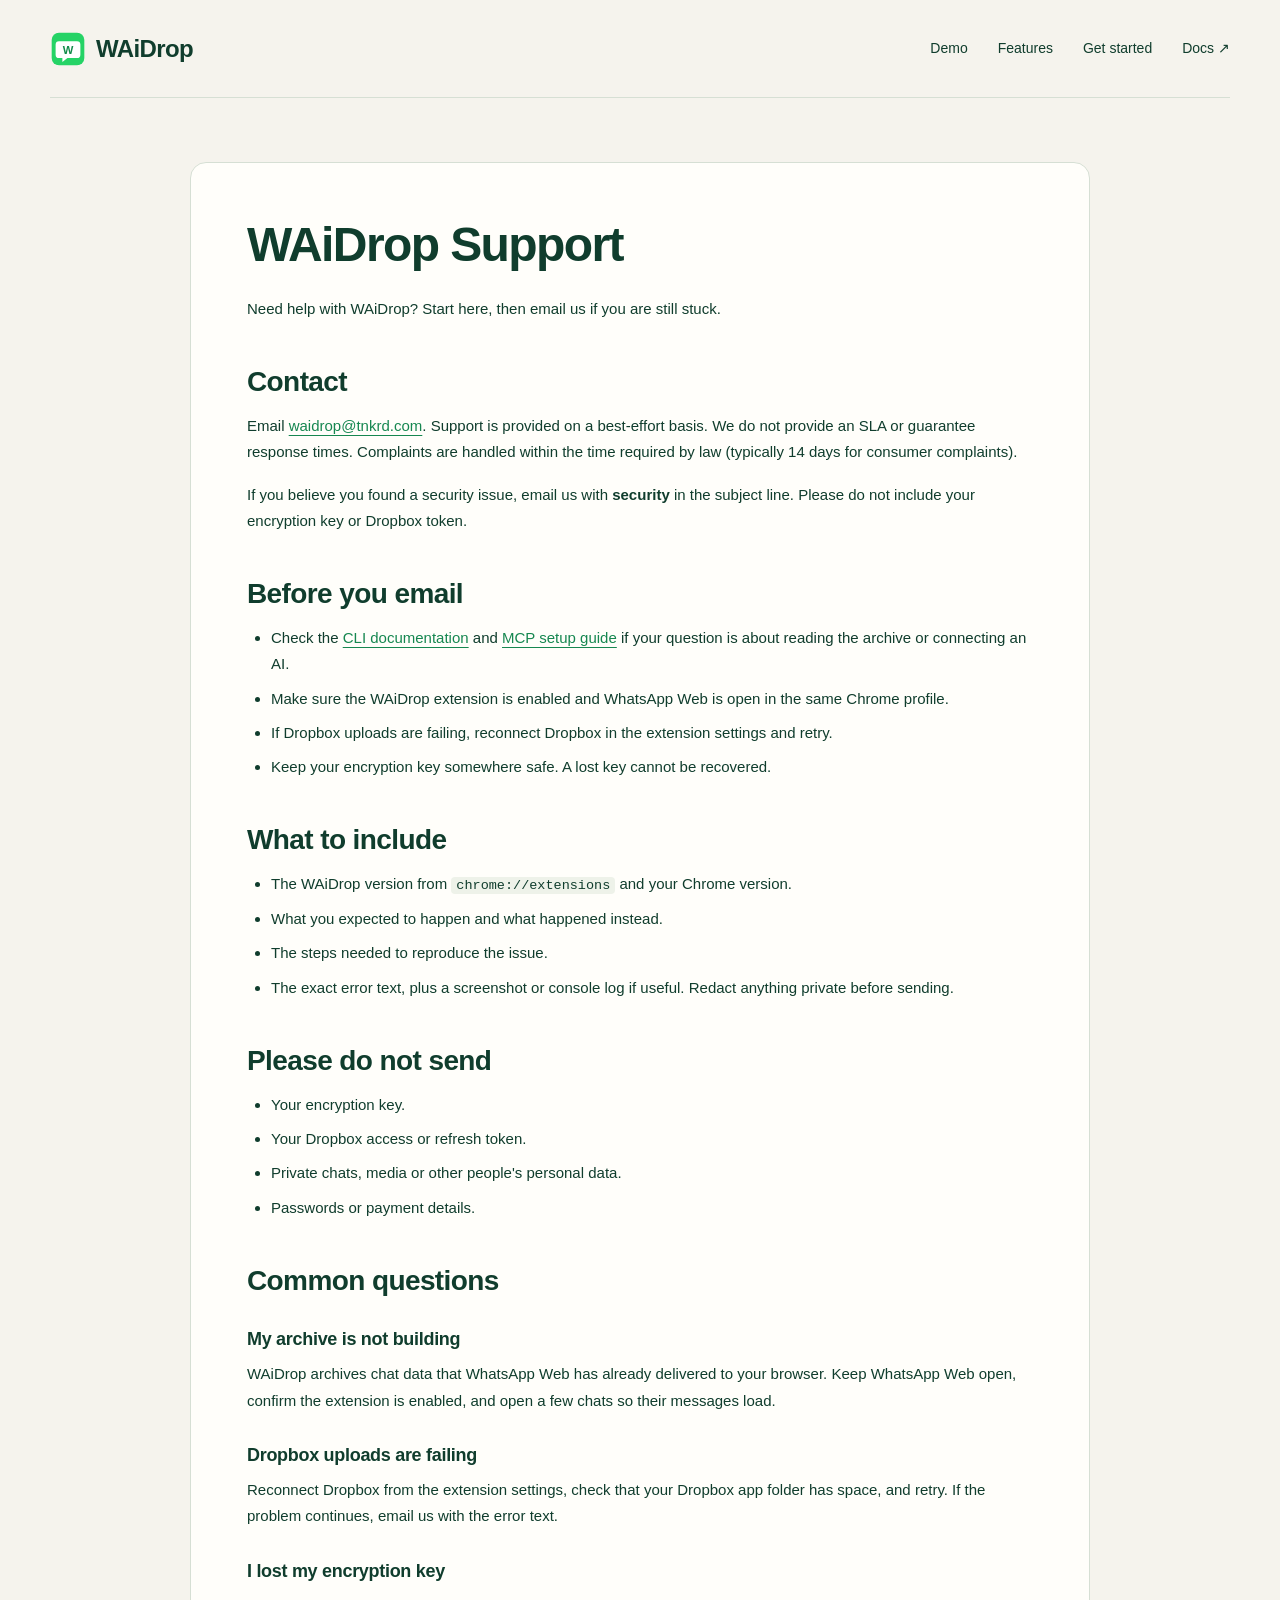
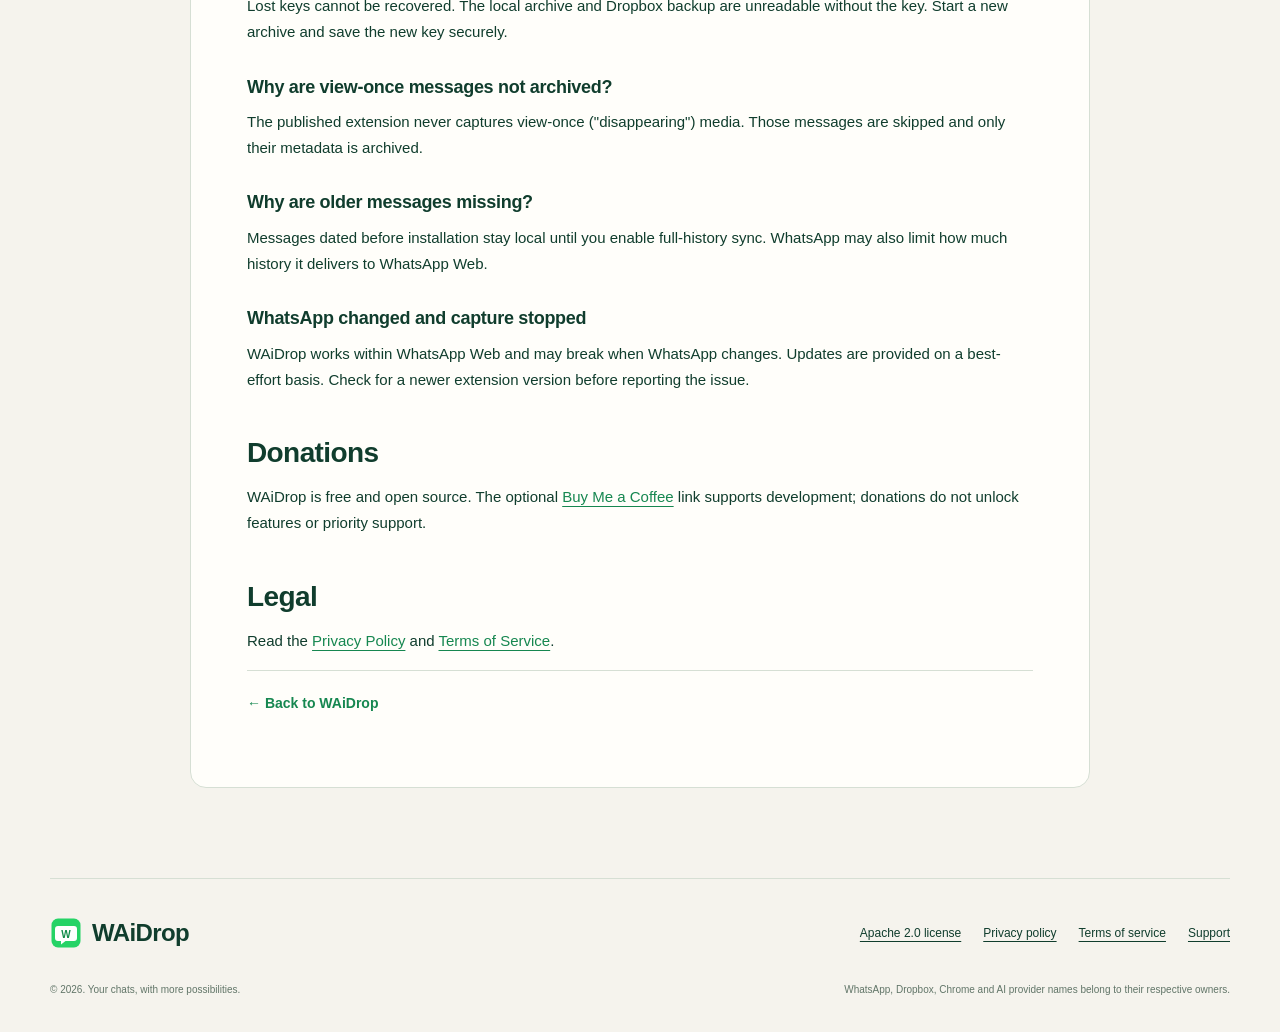
<file: support.html>
<!doctype html>
<!-- SPDX-License-Identifier: Apache-2.0 -->
<html lang="en">
<head>
<meta charset="utf-8">
<meta name="viewport" content="width=device-width,initial-scale=1">
<meta name="description" content="Get help with WAiDrop, contact support, and find answers to common questions.">
<meta name="theme-color" content="#103d2d">
<title>Support — WAiDrop</title>
<link rel="canonical" href="https://waidrop.tnkrd.com/support">
<link rel="icon" href="/assets/logo.svg">
<link rel="stylesheet" href="/style.css">
</head>
<body>
<a class="skip" href="#main">Skip to content</a>
<header class="nav wrap"><a href="/" class="brand"><img src="/assets/logo.svg" alt="" width="36" height="36">WAiDrop</a><nav aria-label="Main navigation"><a href="/#demo">Demo</a><a href="/#plans">Features</a><a href="/#setup">Get started</a><a href="https://github.com/thabiger/waidrop-cli#readme" target="_blank" rel="noopener">Docs ↗</a></nav></header>
<main id="main" class="wrap legal-page">
<article class="legal-content">
<h1>WAiDrop Support</h1>
<p>Need help with WAiDrop? Start here, then email us if you are still stuck.</p>

<h2>Contact</h2>
<p>Email <a href="mailto:waidrop@tnkrd.com">waidrop@tnkrd.com</a>. Support is provided on a best-effort basis. We do not provide an SLA or guarantee response times. Complaints are handled within the time required by law (typically 14 days for consumer complaints).</p>
<p>If you believe you found a security issue, email us with <strong>security</strong> in the subject line. Please do not include your encryption key or Dropbox token.</p>

<h2>Before you email</h2>
<ul>
<li>Check the <a href="https://github.com/thabiger/waidrop-cli#readme" target="_blank" rel="noopener">CLI documentation</a> and <a href="https://github.com/thabiger/waidrop-cli/blob/main/docs/mcp.md" target="_blank" rel="noopener">MCP setup guide</a> if your question is about reading the archive or connecting an AI.</li>
<li>Make sure the WAiDrop extension is enabled and WhatsApp Web is open in the same Chrome profile.</li>
<li>If Dropbox uploads are failing, reconnect Dropbox in the extension settings and retry.</li>
<li>Keep your encryption key somewhere safe. A lost key cannot be recovered.</li>
</ul>

<h2>What to include</h2>
<ul>
<li>The WAiDrop version from <code>chrome://extensions</code> and your Chrome version.</li>
<li>What you expected to happen and what happened instead.</li>
<li>The steps needed to reproduce the issue.</li>
<li>The exact error text, plus a screenshot or console log if useful. Redact anything private before sending.</li>
</ul>

<h2>Please do not send</h2>
<ul>
<li>Your encryption key.</li>
<li>Your Dropbox access or refresh token.</li>
<li>Private chats, media or other people's personal data.</li>
<li>Passwords or payment details.</li>
</ul>

<h2>Common questions</h2>
<h3>My archive is not building</h3>
<p>WAiDrop archives chat data that WhatsApp Web has already delivered to your browser. Keep WhatsApp Web open, confirm the extension is enabled, and open a few chats so their messages load.</p>

<h3>Dropbox uploads are failing</h3>
<p>Reconnect Dropbox from the extension settings, check that your Dropbox app folder has space, and retry. If the problem continues, email us with the error text.</p>

<h3>I lost my encryption key</h3>
<p>Lost keys cannot be recovered. The local archive and Dropbox backup are unreadable without the key. Start a new archive and save the new key securely.</p>

<h3>Why are view-once messages not archived?</h3>
<p>The published extension never captures view-once ("disappearing") media. Those messages are skipped and only their metadata is archived.</p>

<h3>Why are older messages missing?</h3>
<p>Messages dated before installation stay local until you enable full-history sync. WhatsApp may also limit how much history it delivers to WhatsApp Web.</p>

<h3>WhatsApp changed and capture stopped</h3>
<p>WAiDrop works within WhatsApp Web and may break when WhatsApp changes. Updates are provided on a best-effort basis. Check for a newer extension version before reporting the issue.</p>

<h2>Donations</h2>
<p>WAiDrop is free and open source. The optional <a href="https://buymeacoffee.com/tomaszhabiq" target="_blank" rel="noopener">Buy Me a Coffee</a> link supports development; donations do not unlock features or priority support.</p>

<h2>Legal</h2>
<p>Read the <a href="/privacy">Privacy Policy</a> and <a href="/terms">Terms of Service</a>.</p>
<p class="legal-back"><a href="/">← Back to WAiDrop</a></p>
</article>
</main>
<footer class="wrap"><div class="footer-top"><a href="/" class="brand"><img src="/assets/logo.svg" alt="" width="32" height="32">WAiDrop</a><div><a href="/LICENSE">Apache 2.0 license</a><a href="/privacy">Privacy policy</a><a href="/terms">Terms of service</a><a href="/support">Support</a></div></div><div class="footer-bottom"><p>© 2026. Your chats, with more possibilities.</p><p>WhatsApp, Dropbox, Chrome and AI provider names belong to their respective owners.</p></div></footer>
</body>
</html>
</file>
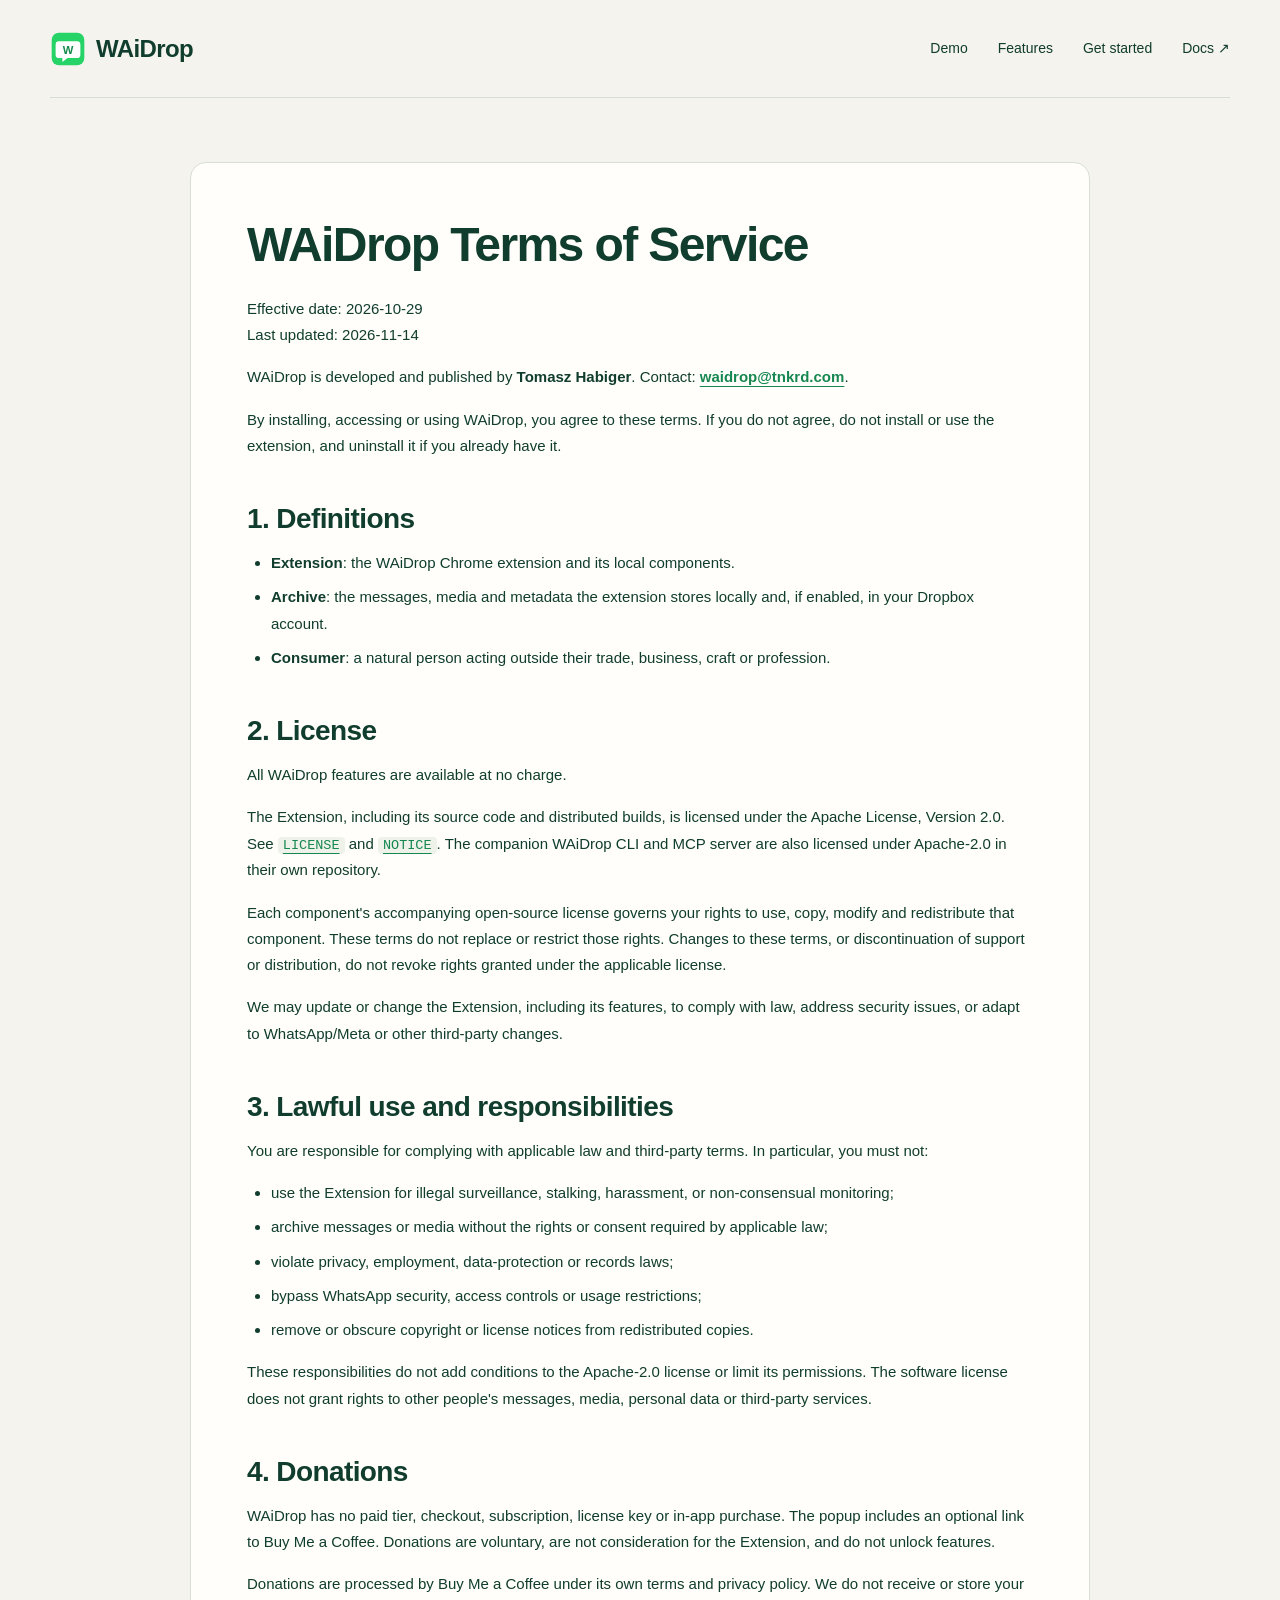
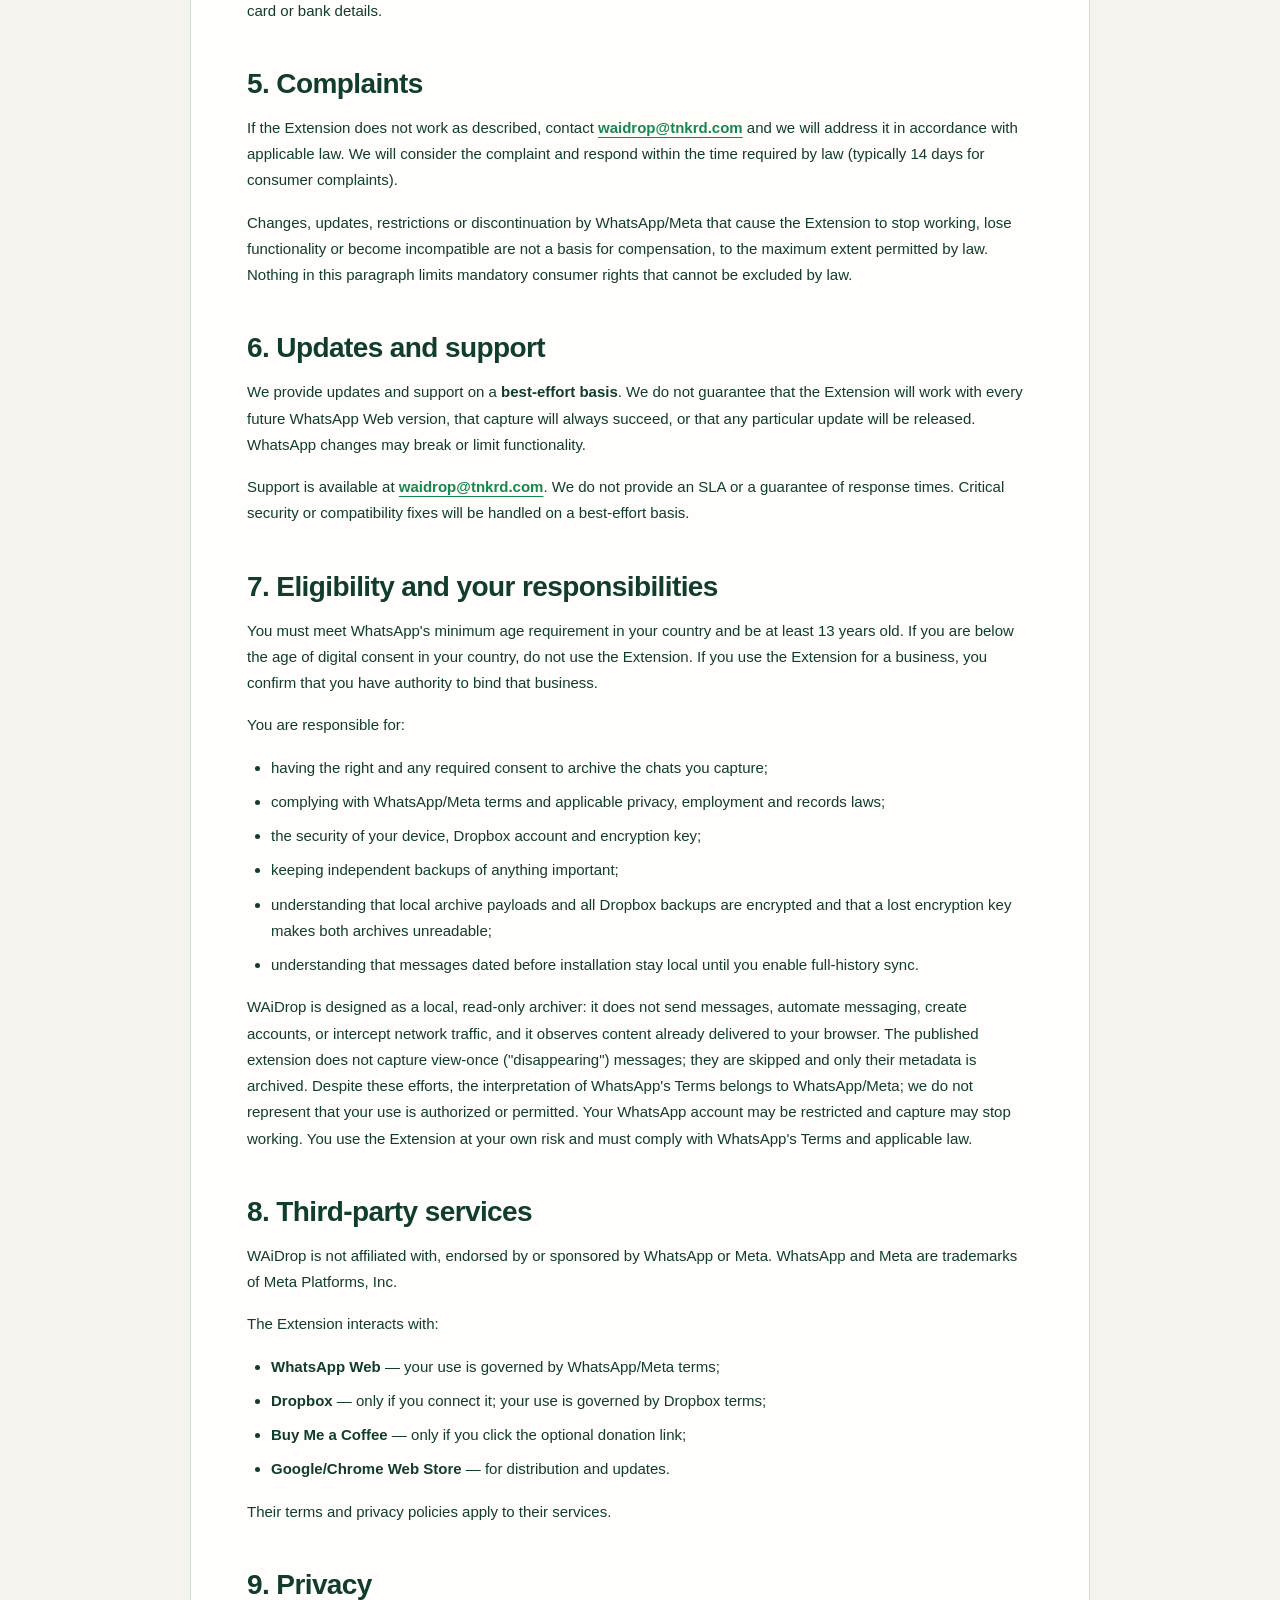
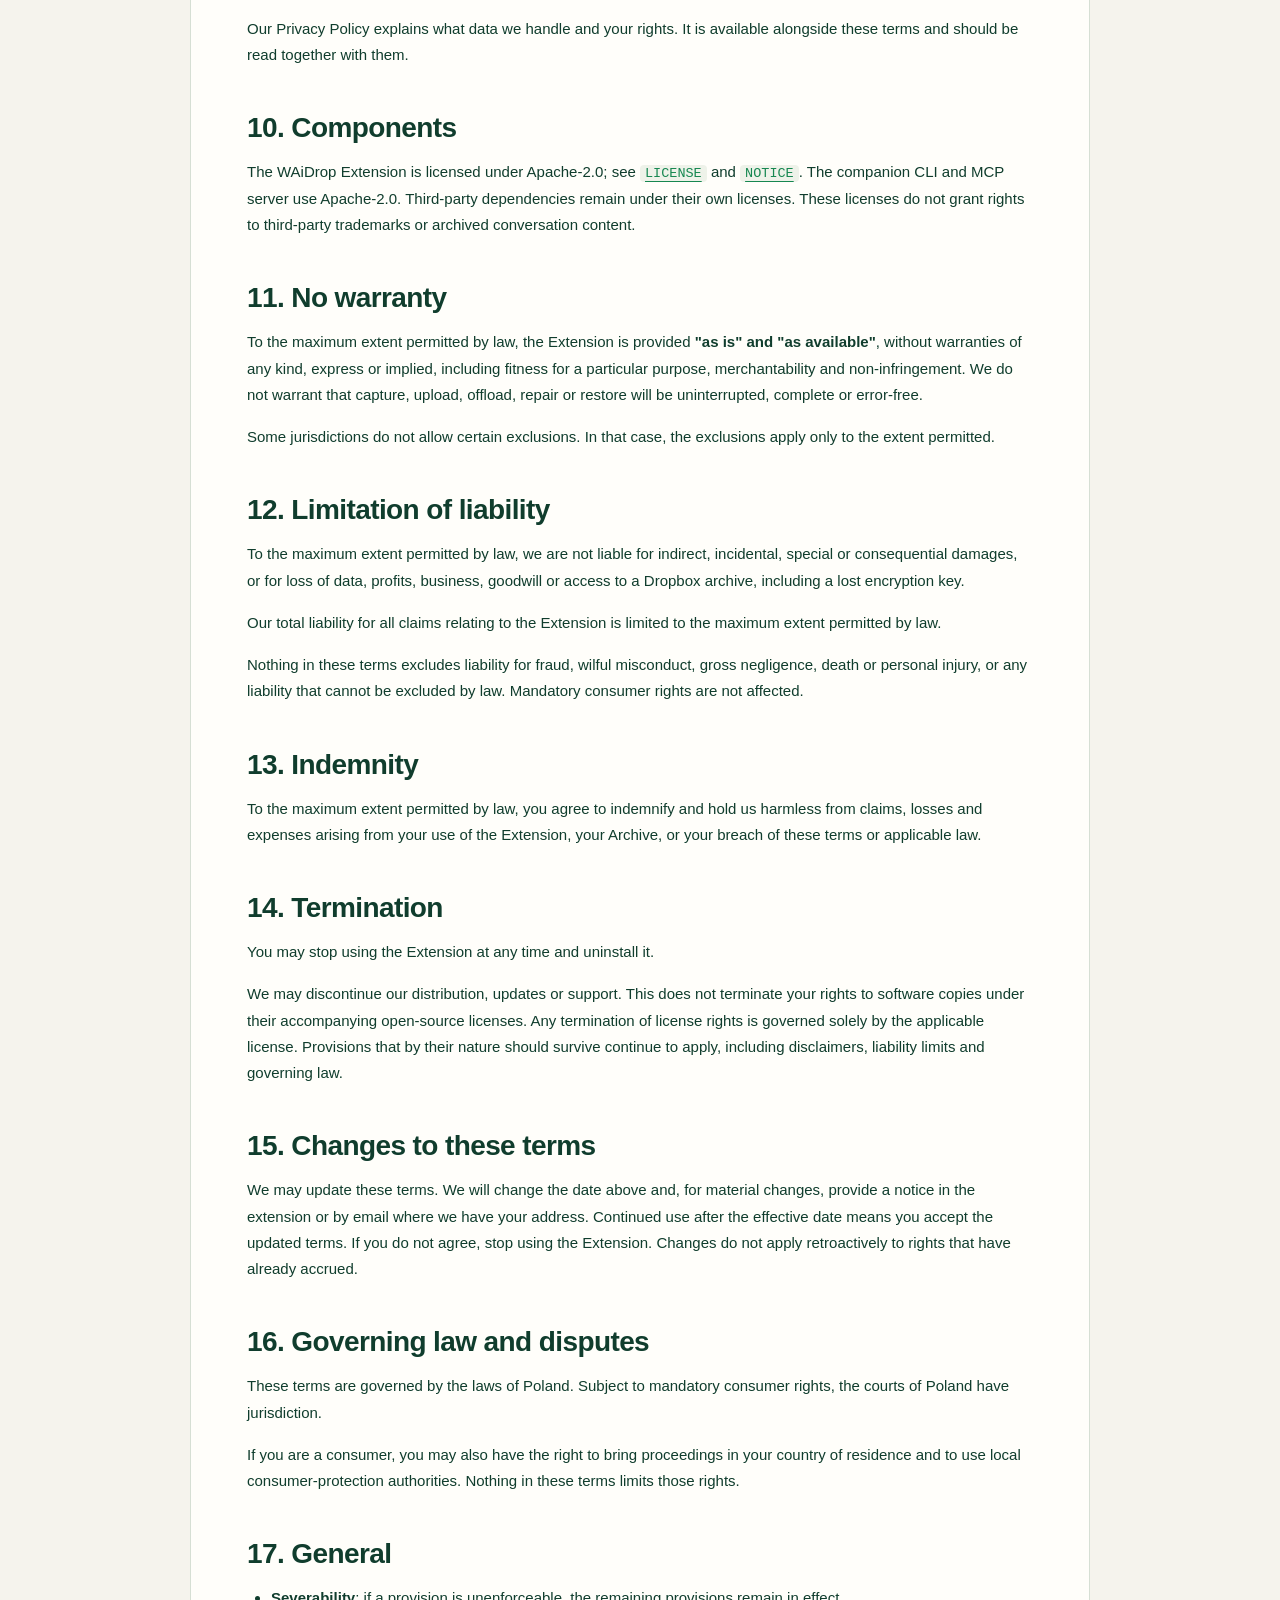
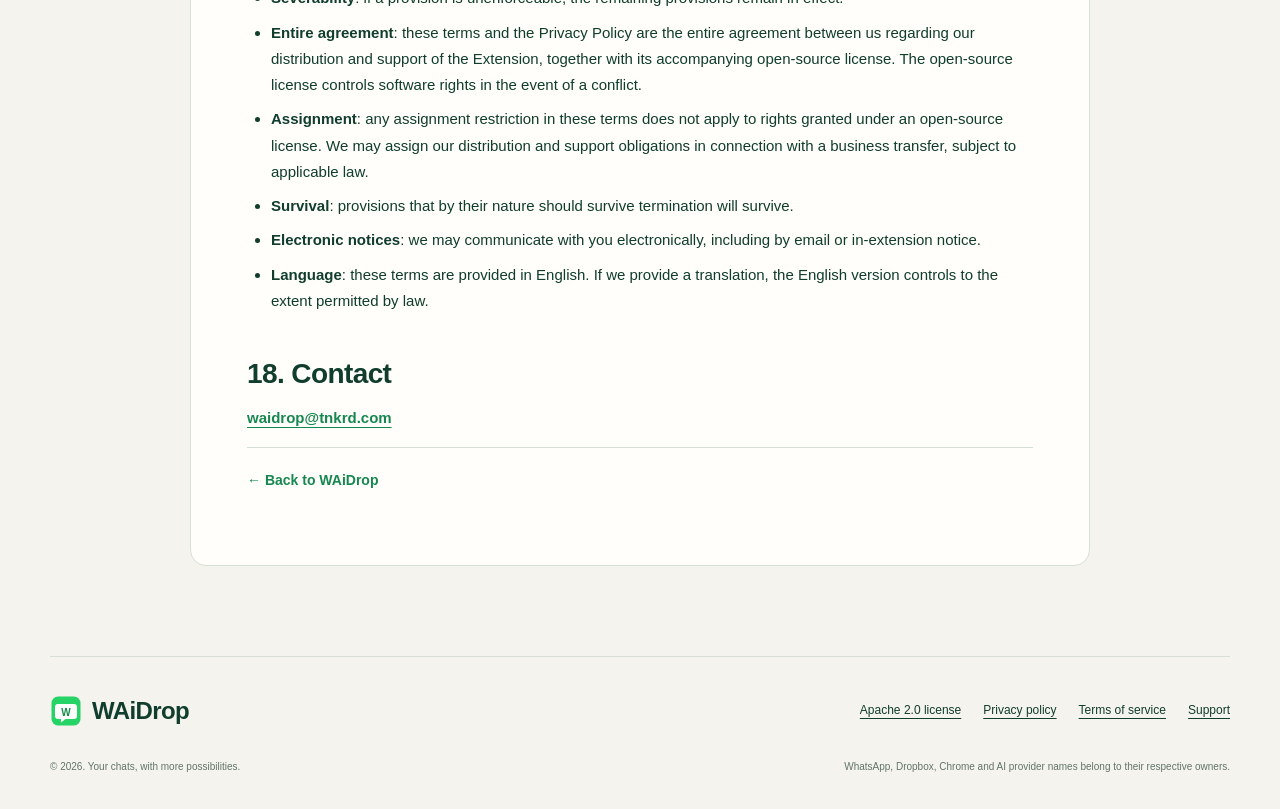
<file: terms.html>
<!doctype html>
<!-- SPDX-License-Identifier: Apache-2.0 -->
<html lang="en">
<head>
<meta charset="utf-8">
<meta name="viewport" content="width=device-width,initial-scale=1">
<meta name="description" content="The terms that apply when you install, access or use WAiDrop.">
<meta name="theme-color" content="#103d2d">
<title>Terms of Service — WAiDrop</title>
<link rel="canonical" href="https://waidrop.tnkrd.com/terms">
<link rel="icon" href="/assets/logo.svg">
<link rel="stylesheet" href="/style.css">
</head>
<body>
<a class="skip" href="#main">Skip to content</a>
<header class="nav wrap"><a href="/" class="brand"><img src="/assets/logo.svg" alt="" width="36" height="36">WAiDrop</a><nav aria-label="Main navigation"><a href="/#demo">Demo</a><a href="/#plans">Features</a><a href="/#setup">Get started</a><a href="https://github.com/thabiger/waidrop-cli#readme" target="_blank" rel="noopener">Docs ↗</a></nav></header>
<main id="main" class="wrap legal-page">
<article class="legal-content">
<h1>WAiDrop Terms of Service</h1>
<p>Effective date: 2026-10-29<br>Last updated: 2026-11-14</p>
<p>WAiDrop is developed and published by <strong>Tomasz Habiger</strong>. Contact:
<strong><a href="mailto:waidrop@tnkrd.com">waidrop@tnkrd.com</a></strong>.</p>
<p>By installing, accessing or using WAiDrop, you agree to these terms. If you do
not agree, do not install or use the extension, and uninstall it if you already
have it.</p>
<h2>1. Definitions</h2>
<ul>
<li><strong>Extension</strong>: the WAiDrop Chrome extension and its local components.</li>
<li><strong>Archive</strong>: the messages, media and metadata the extension stores locally
and, if enabled, in your Dropbox account.</li>
<li><strong>Consumer</strong>: a natural person acting outside their trade, business, craft or
profession.</li>
</ul>
<h2>2. License</h2>
<p>All WAiDrop features are available at no charge.</p>
<p>The Extension, including its source code and distributed builds, is licensed
under the Apache License, Version 2.0. See <a href="https://github.com/thabiger/waidrop-extension/blob/main/LICENSE"><code>LICENSE</code></a> and
<a href="https://github.com/thabiger/waidrop-extension/blob/main/NOTICE"><code>NOTICE</code></a>. The companion WAiDrop CLI and MCP server are also licensed
under Apache-2.0 in their own repository.</p>
<p>Each component&#39;s accompanying open-source license governs your rights to use,
copy, modify and redistribute that component. These terms do not replace or
restrict those rights. Changes to these terms, or discontinuation of support
or distribution, do not revoke rights granted under the applicable license.</p>
<p>We may update or change the Extension, including its features, to comply with
law, address security issues, or adapt to WhatsApp/Meta or other third-party
changes.</p>
<h2>3. Lawful use and responsibilities</h2>
<p>You are responsible for complying with applicable law and third-party terms.
In particular, you must not:</p>
<ul>
<li>use the Extension for illegal surveillance, stalking, harassment, or
non-consensual monitoring;</li>
<li>archive messages or media without the rights or consent required by applicable
law;</li>
<li>violate privacy, employment, data-protection or records laws;</li>
<li>bypass WhatsApp security, access controls or usage restrictions;</li>
<li>remove or obscure copyright or license notices from redistributed copies.</li>
</ul>
<p>These responsibilities do not add conditions to the Apache-2.0 license or
limit its permissions. The software license does not grant rights to other
people&#39;s messages, media, personal data or third-party services.</p>
<h2>4. Donations</h2>
<p>WAiDrop has no paid tier, checkout, subscription, license key or in-app
purchase. The popup includes an optional link to Buy Me a Coffee. Donations are
voluntary, are not consideration for the Extension, and do not unlock features.</p>
<p>Donations are processed by Buy Me a Coffee under its own terms and privacy
policy. We do not receive or store your card or bank details.</p>
<h2>5. Complaints</h2>
<p>If the Extension does not work as described, contact <strong><a href="mailto:waidrop@tnkrd.com">waidrop@tnkrd.com</a></strong> and
we will address it in accordance with applicable law. We will consider the
complaint and respond within the time required by law (typically 14 days for
consumer complaints).</p>
<p>Changes, updates, restrictions or discontinuation by WhatsApp/Meta that cause
the Extension to stop working, lose functionality or become incompatible are not
a basis for compensation, to the maximum extent permitted by law.
Nothing in this paragraph limits mandatory consumer rights that cannot be
excluded by law.</p>
<h2>6. Updates and support</h2>
<p>We provide updates and support on a <strong>best-effort basis</strong>. We do not guarantee
that the Extension will work with every future WhatsApp Web version, that capture
will always succeed, or that any particular update will be released. WhatsApp
changes may break or limit functionality.</p>
<p>Support is available at <strong><a href="mailto:waidrop@tnkrd.com">waidrop@tnkrd.com</a></strong>. We do not provide an SLA or a
guarantee of response times. Critical security or compatibility fixes will be
handled on a best-effort basis.</p>
<h2>7. Eligibility and your responsibilities</h2>
<p>You must meet WhatsApp&#39;s minimum age requirement in your country and be at least
13 years old. If you are below the age of digital consent in your country, do not
use the Extension. If you use the Extension for a business, you confirm that you
have authority to bind that business.</p>
<p>You are responsible for:</p>
<ul>
<li>having the right and any required consent to archive the chats you capture;</li>
<li>complying with WhatsApp/Meta terms and applicable privacy, employment and
records laws;</li>
<li>the security of your device, Dropbox account and encryption key;</li>
<li>keeping independent backups of anything important;</li>
<li>understanding that local archive payloads and all Dropbox backups are
encrypted and that a lost encryption key makes both archives unreadable;</li>
<li>understanding that messages dated before installation stay local until you
enable full-history sync.</li>
</ul>
<p>WAiDrop is designed as a local, read-only archiver: it does not send messages,
automate messaging, create accounts, or intercept network traffic, and it
observes content already delivered to your browser. The published extension does
not capture view-once (&quot;disappearing&quot;) messages; they are skipped and only their
metadata is archived. Despite these efforts, the
interpretation of WhatsApp&#39;s Terms belongs to WhatsApp/Meta; we do not represent
that your use is authorized or permitted. Your WhatsApp account may be restricted
and capture may stop working. You use the Extension at your own risk and must
comply with WhatsApp&#39;s Terms and applicable law.</p>
<h2>8. Third-party services</h2>
<p>WAiDrop is not affiliated with, endorsed by or sponsored by WhatsApp or Meta.
WhatsApp and Meta are trademarks of Meta Platforms, Inc.</p>
<p>The Extension interacts with:</p>
<ul>
<li><strong>WhatsApp Web</strong> — your use is governed by WhatsApp/Meta terms;</li>
<li><strong>Dropbox</strong> — only if you connect it; your use is governed by Dropbox terms;</li>
<li><strong>Buy Me a Coffee</strong> — only if you click the optional donation link;</li>
<li><strong>Google/Chrome Web Store</strong> — for distribution and updates.</li>
</ul>
<p>Their terms and privacy policies apply to their services.</p>
<h2>9. Privacy</h2>
<p>Our Privacy Policy explains what data we handle and your rights. It is available
alongside these terms and should be read together with them.</p>
<h2>10. Components</h2>
<p>The WAiDrop Extension is licensed under Apache-2.0; see <a href="https://github.com/thabiger/waidrop-extension/blob/main/LICENSE"><code>LICENSE</code></a>
and <a href="https://github.com/thabiger/waidrop-extension/blob/main/NOTICE"><code>NOTICE</code></a>. The companion CLI and MCP server use Apache-2.0.
Third-party dependencies remain under their own licenses. These licenses do
not grant rights to third-party trademarks or archived conversation content.</p>
<h2>11. No warranty</h2>
<p>To the maximum extent permitted by law, the Extension is provided
<strong>&quot;as is&quot; and &quot;as available&quot;</strong>, without warranties of any kind, express or
implied, including fitness for a particular purpose, merchantability and
non-infringement. We do not warrant that capture, upload, offload, repair or
restore will be uninterrupted, complete or error-free.</p>
<p>Some jurisdictions do not allow certain exclusions. In that case, the exclusions
apply only to the extent permitted.</p>
<h2>12. Limitation of liability</h2>
<p>To the maximum extent permitted by law, we are not liable for indirect,
incidental, special or consequential damages, or for loss of data, profits,
business, goodwill or access to a Dropbox archive, including a lost encryption
key.</p>
<p>Our total liability for all claims relating to the Extension is limited to the
maximum extent permitted by law.</p>
<p>Nothing in these terms excludes liability for fraud, wilful misconduct, gross
negligence, death or personal injury, or any liability that cannot be excluded
by law. Mandatory consumer rights are not affected.</p>
<h2>13. Indemnity</h2>
<p>To the maximum extent permitted by law, you agree to indemnify and hold us
harmless from claims, losses and expenses arising from your use of the Extension,
your Archive, or your breach of these terms or applicable law.</p>
<h2>14. Termination</h2>
<p>You may stop using the Extension at any time and uninstall it.</p>
<p>We may discontinue our distribution, updates or support. This does not
terminate your rights to software copies under their accompanying open-source
licenses. Any termination of license rights is governed solely by the
applicable license. Provisions that by their nature should survive continue
to apply, including disclaimers, liability limits and governing law.</p>
<h2>15. Changes to these terms</h2>
<p>We may update these terms. We will change the date above and, for material
changes, provide a notice in the extension or by email where we have your
address. Continued use after the effective date means you accept the updated
terms. If you do not agree, stop using the Extension. Changes do not apply
retroactively to rights that have already accrued.</p>
<h2>16. Governing law and disputes</h2>
<p>These terms are governed by the laws of Poland. Subject to mandatory consumer
rights, the courts of Poland have jurisdiction.</p>
<p>If you are a consumer, you may also have the right to bring proceedings in your
country of residence and to use local consumer-protection authorities. Nothing
in these terms limits those rights.</p>
<h2>17. General</h2>
<ul>
<li><strong>Severability</strong>: if a provision is unenforceable, the remaining provisions
remain in effect.</li>
<li><strong>Entire agreement</strong>: these terms and the Privacy Policy are the entire
agreement between us regarding our distribution and support of the Extension,
together with its accompanying open-source license. The open-source license
controls software rights in the event of a conflict.</li>
<li><strong>Assignment</strong>: any assignment restriction in these terms does not apply to
rights granted under an open-source license. We may assign our distribution
and support obligations in connection with a business transfer, subject to
applicable law.</li>
<li><strong>Survival</strong>: provisions that by their nature should survive termination will
survive.</li>
<li><strong>Electronic notices</strong>: we may communicate with you electronically, including
by email or in-extension notice.</li>
<li><strong>Language</strong>: these terms are provided in English. If we provide a translation,
the English version controls to the extent permitted by law.</li>
</ul>
<h2>18. Contact</h2>
<p><strong><a href="mailto:waidrop@tnkrd.com">waidrop@tnkrd.com</a></strong></p>

<p class="legal-back"><a href="/">← Back to WAiDrop</a></p>
</article>
</main>
<footer class="wrap"><div class="footer-top"><a href="/" class="brand"><img src="/assets/logo.svg" alt="" width="32" height="32">WAiDrop</a><div><a href="/LICENSE">Apache 2.0 license</a><a href="/privacy">Privacy policy</a><a href="/terms">Terms of service</a><a href="/support">Support</a></div></div><div class="footer-bottom"><p>© 2026. Your chats, with more possibilities.</p><p>WhatsApp, Dropbox, Chrome and AI provider names belong to their respective owners.</p></div></footer>
</body>
</html>
</file>
<file: style.css>
/* SPDX-License-Identifier: Apache-2.0 */
*{box-sizing:border-box}html{scroll-behavior:smooth;scroll-padding-top:24px}body{margin:0;background:#f5f3ed;color:#103d2d;font-family:Inter,-apple-system,BlinkMacSystemFont,"Segoe UI",sans-serif;line-height:1.55}a{color:inherit;text-underline-offset:4px}button,a{-webkit-tap-highlight-color:transparent}button{font:inherit}.wrap{width:min(1180px,calc(100% - 80px));margin-inline:auto}.nav{display:flex;align-items:center;justify-content:space-between;padding-block:30px;border-bottom:1px solid #d6dfd4}.brand{display:flex;gap:10px;align-items:center;font-size:24px;font-weight:750;text-decoration:none;letter-spacing:-.6px}.nav nav{display:flex;gap:30px;font-size:14px}.nav nav a{text-decoration:none}.nav a:hover,.text-link:hover{text-decoration:underline}.hero{display:grid;grid-template-columns:1.15fr 1fr;align-items:center;min-height:650px;padding-block:70px}.eyebrow{font-size:11px;letter-spacing:2px;font-weight:750;margin:0 0 24px;color:#168750}h1{font-size:clamp(48px,5.4vw,74px);line-height:1.04;letter-spacing:-3.8px;margin:0 0 30px;font-weight:700}h1 em{font-style:normal;color:#168750}h2{font-size:clamp(34px,3.5vw,48px);letter-spacing:-1.8px;line-height:1.1;margin:0 0 24px;font-weight:650}h3{font-size:20px;letter-spacing:-.4px;line-height:1.3}.lead{font-size:18px;line-height:1.7;max-width:570px;color:#52695c}.actions{display:flex;gap:25px;align-items:center;margin-top:30px;flex-wrap:wrap}.button{border:0;border-radius:9px;padding:16px 23px;display:inline-flex;gap:30px;align-items:center;text-decoration:none;font-size:14px;font-weight:650}.primary{background:#103d2d;color:#fffefa}.button:hover{background:#1b5940}.text-link{font-size:14px;font-weight:650;text-decoration:none}.hero-note{font-size:12px;color:#617568;margin-top:24px}.hero-art{position:relative;text-align:center}.hero-art img{width:100%;height:auto;display:block;mix-blend-mode:multiply}.art-label{position:absolute;top:0;left:10%;font-size:10px;letter-spacing:1.5px;color:#617568}.art-caption{font-size:12px;margin-top:-38px;position:relative}.dot{display:inline-block;width:7px;height:7px;border-radius:50%;background:#168750;margin-right:7px}.demo-section{background:#e7edde;padding:76px 0}.demo-grid{display:grid;grid-template-columns:1fr 390px;gap:120px;align-items:center}.demo-copy>p:not(.eyebrow){max-width:470px;color:#52695c}.prompt{border-left:3px solid #168750;margin:30px 0;padding:8px 0 8px 24px;max-width:500px}.prompt span{font-size:10px;letter-spacing:1.8px;font-weight:700;color:#168750}.prompt p{font-size:21px;line-height:1.5}.micro{font-size:12px;line-height:1.7;color:#617568}.video-slot{background:#103d2d;position:relative;border-radius:15px;overflow:hidden}.vertical{aspect-ratio:9/16;max-height:610px;margin:auto;width:auto;max-width:100%;box-shadow:0 18px 60px #103d2d18}.video-slot video,.video-slot iframe{width:100%;height:100%;display:block;position:absolute;inset:0;border:0}.video-slot video{object-fit:contain}.landscape{aspect-ratio:16/9}.video-caption{display:flex;gap:10px;justify-content:space-between;font-size:11px;color:#617568}.video-caption span{font-size:10px;border:1px dashed #94aa95;border-radius:4px;padding:1px 5px}.flow-section{padding:86px 0;border-bottom:1px solid #d6dfd4}.flow{display:grid;grid-template-columns:1fr 40px 1fr 40px 1fr;gap:22px;margin-top:46px}.flow>span{align-self:center;color:#168750;font-size:25px}.flow b{font-size:12px;color:#168750}.flow p{font-size:14px;color:#617568;max-width:295px}.plans{padding-block:88px}.section-top{display:flex;justify-content:space-between;gap:40px;align-items:end;margin-bottom:32px}.section-top>p{font-size:14px;color:#617568}.section-top h2{margin-bottom:0}.table-wrap{background:#fffefa;border:1px solid #d6dfd4;border-radius:14px;overflow:auto}table{border-collapse:collapse;width:100%;text-align:left;font-size:14px;min-width:570px}th,td{padding:18px 26px;border-bottom:1px solid #e1e6db}tbody th{font-weight:500;width:52%}thead th{padding-block:24px}thead th span{font-size:28px;letter-spacing:-.8px}thead small{display:block;font-weight:400;color:#617568;font-size:12px}th:last-child,td:last-child{background:#eaf2e0;width:24%}tbody tr:last-child>*{border-bottom:0}td{color:#52695c}td:last-child{color:#103d2d;font-weight:600}.store-row{margin-top:35px;display:flex;gap:25px;justify-content:space-between;align-items:center}.store-row p{margin:6px 0;font-size:13px;color:#617568}.store-link[aria-disabled=true]{background:#dce5d4;color:#536950;cursor:default}.passive{background:#103d2d;color:#f5f3ed;padding:85px 0}.passive-grid{display:grid;grid-template-columns:1fr 1.2fr;gap:80px}.passive .eyebrow{color:#c5f06b}.passive h2{font-size:50px}.passive p{font-size:15px;color:#d0dfce}.passive .passive-lead{font-size:22px;color:#fffefa;margin-top:0}.passive .reservation{font-size:11px;line-height:1.7;color:#b2c6b4;margin-top:25px}.passive sup a{text-decoration:none;color:#c5f06b}.setup{padding-block:90px}.setup-bottom{display:flex;justify-content:space-between;gap:50px;align-items:center;margin-top:25px}.setup-bottom p{font-size:14px;color:#617568;max-width:650px}.setup-bottom a{white-space:nowrap}.docs{border-top:1px solid #d6dfd4;display:grid;grid-template-columns:1fr 1fr;gap:100px;padding-block:75px 90px}.docs>div>p:not(.eyebrow){color:#617568;font-size:14px}.doc-links>a{display:flex;justify-content:space-between;align-items:center;padding:22px 0;border-bottom:1px solid #d6dfd4;text-decoration:none}.doc-links>a:hover strong{text-decoration:underline}.doc-links strong,.doc-links small{display:block}.doc-links strong{font-size:16px}.doc-links small{color:#617568;font-size:12px;margin-top:4px}.doc-links b{font-size:24px;font-weight:400}footer{padding-block:35px;border-top:1px solid #d6dfd4}.footer-top,.footer-bottom{display:flex;justify-content:space-between;gap:30px;align-items:center}.footer-top>div{display:flex;gap:22px;align-items:center;font-size:12px}.footer-bottom{margin-top:30px;align-items:start}.footer-bottom p{font-size:10px;color:#617568;margin:0;max-width:400px}.sr-only,.skip:not(:focus){position:absolute;width:1px;height:1px;overflow:hidden;clip:rect(0,0,0,0)}.skip:focus{position:fixed;z-index:10;background:#c5f06b;padding:10px}a:focus-visible,button:focus-visible{outline:3px solid #85b342;outline-offset:5px}@media(max-width:900px){.wrap{width:calc(100% - 40px)}.hero{grid-template-columns:1fr 1fr;gap:15px;min-height:auto;padding-block:60px}h1{font-size:48px;letter-spacing:-2.5px}.lead{font-size:16px}.demo-grid{gap:50px;grid-template-columns:1fr 300px}.vertical{max-height:540px}.passive-grid{gap:35px}.passive h2{font-size:40px}.docs{gap:40px}.section-top{align-items:start}.setup-bottom{flex-wrap:wrap;gap:10px}}@media(max-width:640px){.nav{padding-block:20px}.brand{font-size:21px}.nav nav{gap:15px;font-size:12px}.nav nav a:last-child{display:none}.hero{grid-template-columns:1fr;padding-top:45px}.hero-copy{position:relative;z-index:1}h1{font-size:52px;letter-spacing:-3px}.eyebrow{font-size:9px;letter-spacing:1.5px}.hero-art{width:80%;margin:20px auto 15px}.art-label{font-size:8px}.art-caption{margin-top:-25px;font-size:11px}.actions{gap:18px}.hero-note{font-size:10px}.demo-grid,.passive-grid,.docs{grid-template-columns:1fr;gap:35px}.demo-section{padding:50px 0}.demo-player{width:100%;max-width:330px;margin:auto}.vertical{max-height:580px}.prompt p{font-size:19px}.flow-section,.plans,.setup{padding-block:55px}.flow{grid-template-columns:1fr;gap:8px;margin-top:28px}.flow>span{transform:rotate(90deg);justify-self:start;margin:8px 0 8px 6px}.flow h3{margin:10px 0}.flow p{max-width:100%;margin:8px 0}.section-top{display:block}.section-top>p{margin-top:20px}.table-wrap{margin-inline:-8px}table{font-size:12px;min-width:450px}th,td{padding:15px 14px}.store-row{align-items:start;flex-direction:column}.store-link{width:100%;justify-content:center}.passive{padding:50px 0}.passive h2{font-size:40px}.setup-bottom a{white-space:normal}.docs{padding-block:50px}.footer-top,.footer-bottom{align-items:start;flex-direction:column;gap:20px}.footer-top>div{flex-wrap:wrap;gap:18px}.footer-bottom{margin-top:22px}.video-caption{font-size:10px;flex-wrap:wrap}}@media(prefers-reduced-motion:reduce){html{scroll-behavior:auto}}
.video-slot .placeholder-poster{position:absolute;inset:0;width:100%;height:100%;object-fit:contain}.placeholder-label{position:absolute;left:50%;top:50%;transform:translate(-50%,-50%);padding:12px 20px;background:#103d2deb;color:#fffefa;border:1px solid #ffffff40;border-radius:9px;font-size:14px;white-space:nowrap}

.picture-section{padding-block:78px 64px}
.picture-top{display:flex;align-items:center;justify-content:space-between;margin-bottom:38px}
.picture-brand{display:flex;align-items:center;gap:10px;font-size:23px;font-weight:750;letter-spacing:-.6px}
.picture-brand img{width:34px;height:34px}
.picture-top .eyebrow{margin:0;color:#617568;font-size:11px;letter-spacing:2.2px}
.picture-section h2{margin:0 0 14px;font-size:clamp(36px,4.2vw,54px);letter-spacing:-2.6px;line-height:1.05}
.picture-lead{margin:0 0 40px;font-size:19px;color:#617568}
.picture-flow{display:grid;grid-template-columns:1fr 34px 1.5fr 34px 1fr 34px 1fr 34px 1.4fr;column-gap:8px;align-items:stretch}
.picture-step{display:flex;flex-direction:column}
.picture-label{margin:0 0 12px;min-height:18px;font-size:13px;font-weight:650;line-height:1.4;text-align:center;color:#168750}
.picture-card{flex:1;display:flex;flex-direction:column;align-items:center;text-align:center;padding:22px 14px 24px;background:#fff;border:1px solid #d6dfd4;border-radius:14px}
.picture-art{display:flex;align-items:flex-end;justify-content:center;width:100%;height:150px;margin-bottom:18px}
.picture-art svg{display:block;max-width:100%;max-height:100%}
.picture-card h3{margin:0 0 12px;font-size:18px;line-height:1.3;letter-spacing:-.4px;font-weight:700}
.picture-card p{margin:0;max-width:210px;font-size:13.5px;line-height:1.55;color:#617568}
.picture-arrow{display:flex;align-items:center;justify-content:center}
.picture-arrow svg{width:30px;height:22px;fill:none;stroke:#168750;stroke-width:2;stroke-linecap:round;stroke-linejoin:round}
.picture-step-dark .picture-card{padding-top:26px;background:#103d2d;border-color:#103d2d;color:#f5f3ed}
.picture-step-dark .picture-art{height:100px;margin-bottom:16px}
.picture-step-dark .picture-art svg{height:72px;max-height:72px}
.picture-step-dark .picture-card h3{margin-bottom:4px;font-size:21px;color:#fffefa}
.picture-step-dark .picture-card p{color:#c4d6c5}
.picture-step-dark .picture-sub{margin:0 0 14px;font-size:14px;font-weight:600;color:#c5f06b}
.ai-pills{display:flex;flex-direction:column;gap:9px;width:100%;margin:2px 0 20px}
.ai-pills span{padding:8px 10px;border-radius:8px;background:#e6efdb;color:#103d2d;font-size:14px;font-weight:700}
.picture-ai-sub{margin:-4px 0 10px!important;font-size:14px!important;color:#52695c!important}
.picture-scope{display:grid;grid-template-columns:1fr 34px 1.5fr 34px 1fr 34px 1fr 34px 1.4fr;column-gap:8px;margin-top:12px}
.picture-bracket{grid-column:1/8;height:20px;border:1.5px solid #168750;border-top:0}
.picture-scope p{grid-column:1/8;margin:9px 0 0;font-size:11px;font-weight:700;letter-spacing:1.3px;text-align:center;text-transform:uppercase;color:#168750}
.picture-banner{margin-top:30px;padding:26px 34px;border-radius:16px;background:#103d2d;color:#fffefa}
.picture-banner p{margin:0;font-size:clamp(20px,2.1vw,27px);font-weight:700;letter-spacing:-.6px;line-height:1.35}
.picture-banner p+p{color:#c5f06b}
.picture-footnote{margin:16px 0 0;font-size:12.5px;text-align:right;color:#617568}
@media(max-width:960px){.picture-flow{grid-template-columns:1fr;gap:0}.picture-arrow{padding-block:8px}.picture-arrow svg{width:28px;height:20px;transform:rotate(90deg)}.picture-scope{display:none}.picture-card{padding:24px 20px}.picture-card p{max-width:340px}.picture-section{padding-block:55px}}
@media(max-width:640px){.picture-top{align-items:flex-start;flex-direction:column;gap:14px}.picture-brand{font-size:21px}.picture-section h2{font-size:36px;letter-spacing:-1.8px}.picture-lead{font-size:16px;margin-bottom:30px}.picture-banner{margin-top:26px;padding:20px 22px}.picture-banner p{font-size:19px}.picture-footnote{font-size:11px;line-height:1.6;text-align:left}}
.check{display:inline-flex;vertical-align:middle;color:#168750}

/* Fully featured free offering and transparency */
.feature-grid{display:grid;grid-template-columns:repeat(2,minmax(0,1fr));gap:16px}.feature-card{display:flex;gap:16px;padding:26px;background:#fffefa;border:1px solid #d6dfd4;border-radius:14px}.feature-check{flex:none;display:grid;place-items:center;width:30px;height:30px;border-radius:50%;background:#eaf2e0;color:#168750;font-weight:700}.feature-card h3{margin:1px 0 9px;font-size:18px}.feature-card p{margin:0;font-size:14px;color:#52695c}.transparency{display:grid;grid-template-columns:1fr 1.25fr;gap:48px;background:#e7edde;border-radius:16px;padding:34px;margin-top:32px}.transparency .eyebrow{margin-bottom:14px}.transparency h3{font-size:28px;line-height:1.2;letter-spacing:-.7px;margin:0}.transparency p:not(.eyebrow){margin:0 0 18px;color:#52695c;font-size:15px}@media(max-width:640px){.feature-grid,.transparency{grid-template-columns:1fr}.feature-card{padding:22px}.transparency{gap:22px;padding:26px}.transparency h3{font-size:26px}}

/* Standalone legal and support pages */
.legal-page{padding-block:64px 90px}
.legal-content{max-width:900px;margin-inline:auto;padding:clamp(26px,5vw,56px);background:#fffefa;border:1px solid #d6dfd4;border-radius:16px;font-size:15px;line-height:1.75}
.legal-content h1{font-size:clamp(32px,4.5vw,48px);line-height:1.1;letter-spacing:-1.6px;margin:0 0 24px}
.legal-content h2{font-size:clamp(22px,2.6vw,28px);line-height:1.25;letter-spacing:-.6px;margin:42px 0 14px}
.legal-content h3{font-size:18px;line-height:1.3;letter-spacing:-.3px;margin:30px 0 10px}
.legal-content p,.legal-content ul,.legal-content ol{margin:0 0 16px}
.legal-content ul,.legal-content ol{padding-left:24px}
.legal-content li{margin:0 0 8px}
.legal-content a{color:#168750}
.legal-content code{padding:1px 5px;border-radius:4px;background:#eef2e9;font-size:.9em}
.legal-content .table-wrap{margin:20px 0;overflow-x:auto;border:1px solid #e1e6db;border-radius:10px}
.legal-content table{width:100%;min-width:620px;border-collapse:collapse;font-size:13px}
.legal-content th,.legal-content td{padding:10px 12px;border-bottom:1px solid #e1e6db;text-align:left;vertical-align:top}
.legal-content tbody th{width:auto}
.legal-content th:last-child,.legal-content td:last-child{width:auto;background:transparent}
.legal-content tr:last-child>*{border-bottom:0}
.legal-back{margin-top:40px;padding-top:20px;border-top:1px solid #d6dfd4;font-size:14px;font-weight:650}
.legal-back a{text-decoration:none}
.legal-back a:hover{text-decoration:underline}
@media(max-width:640px){.legal-page{padding-block:40px 60px}.legal-content{padding:22px 18px;font-size:14px}.legal-content h2{margin-top:34px}}
@media print{.nav,footer,.skip,.legal-back{display:none}.legal-page{padding:0}.legal-content{max-width:none;padding:0;border:0;font-size:11pt}.legal-content a{color:inherit}}
</file>
